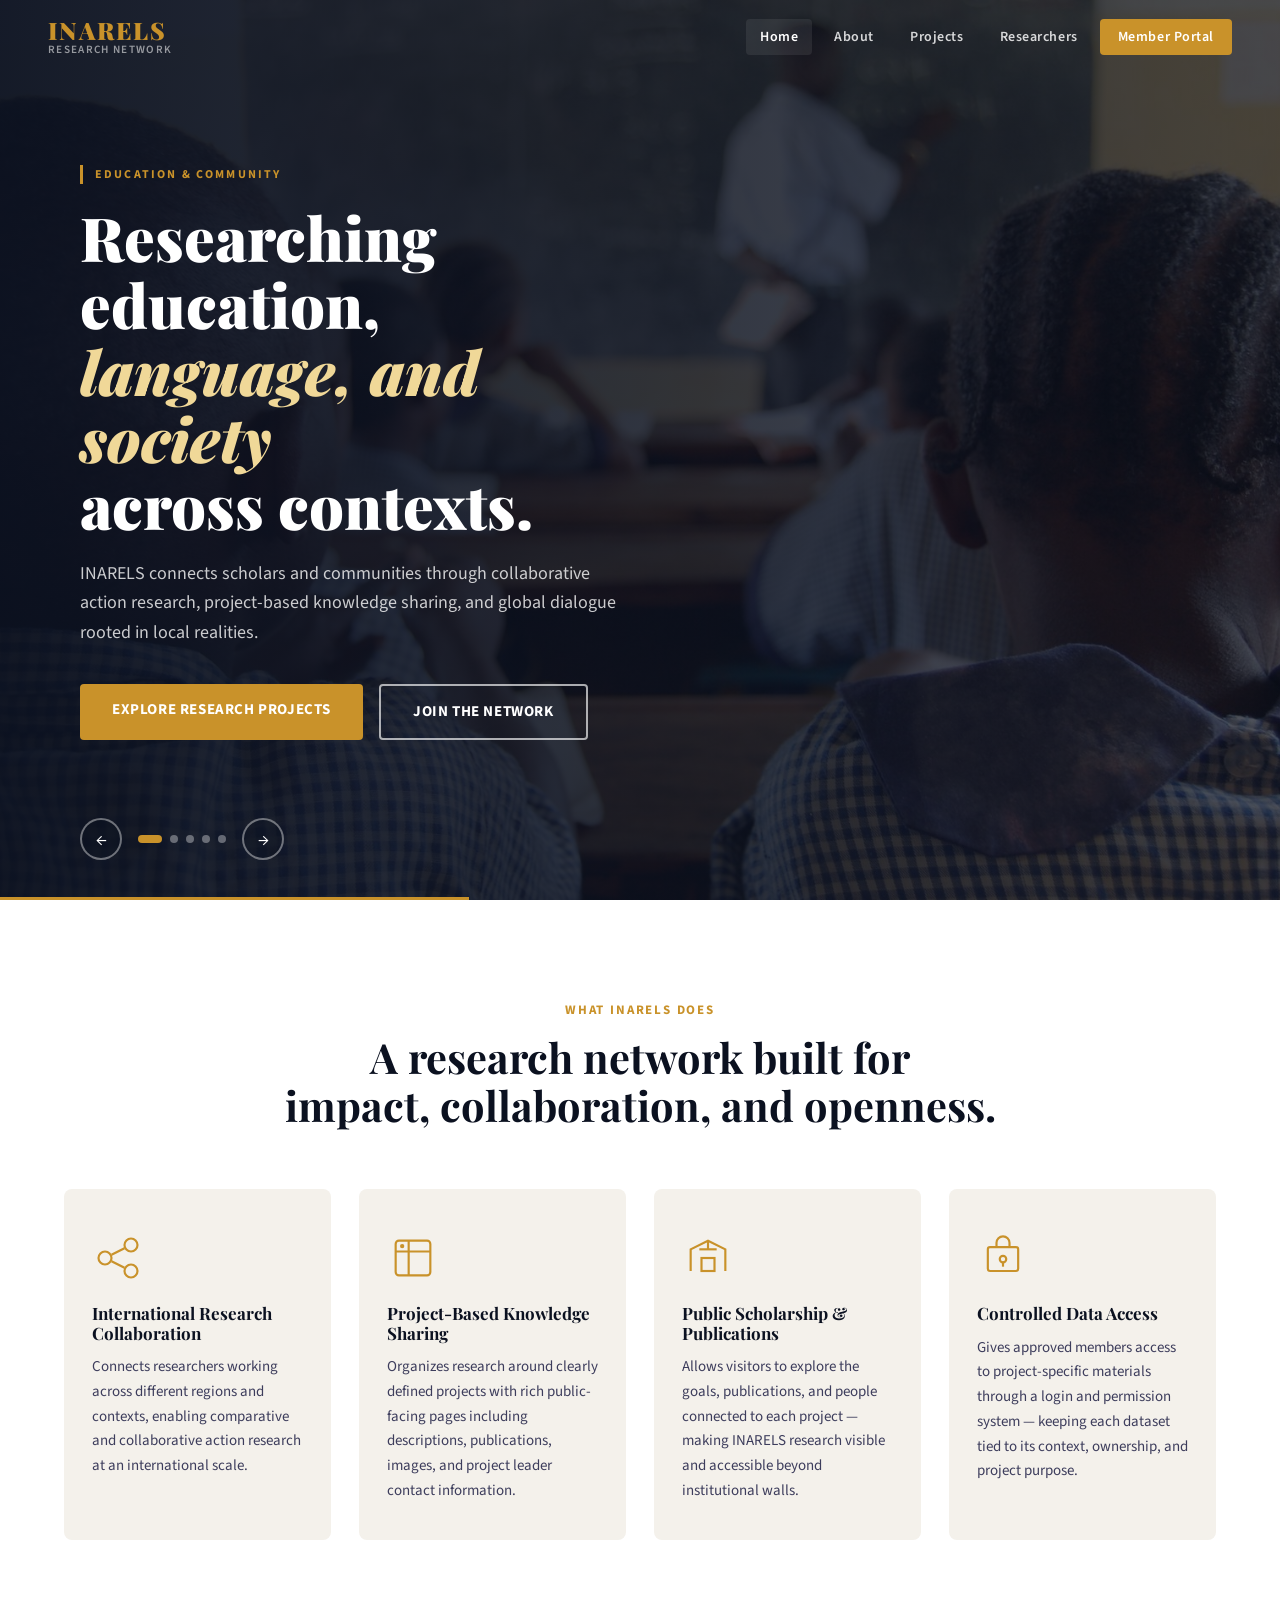
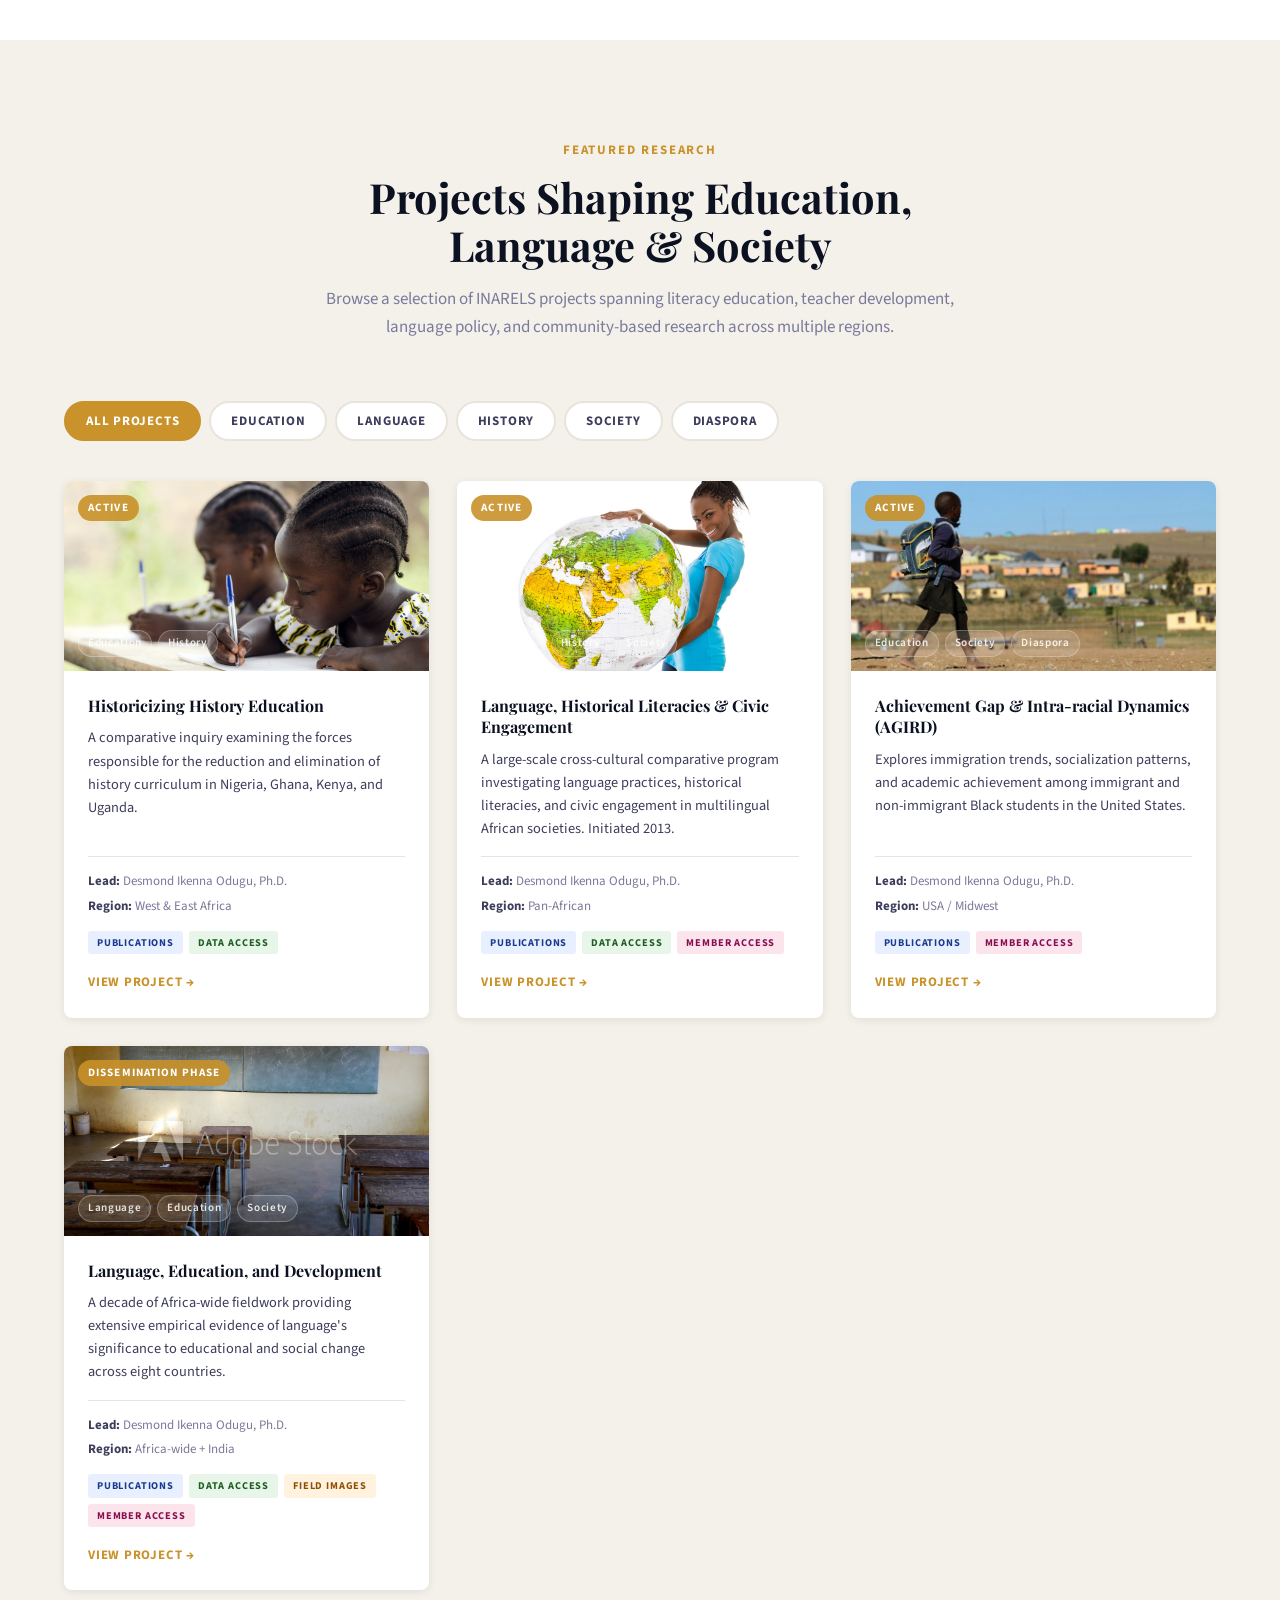
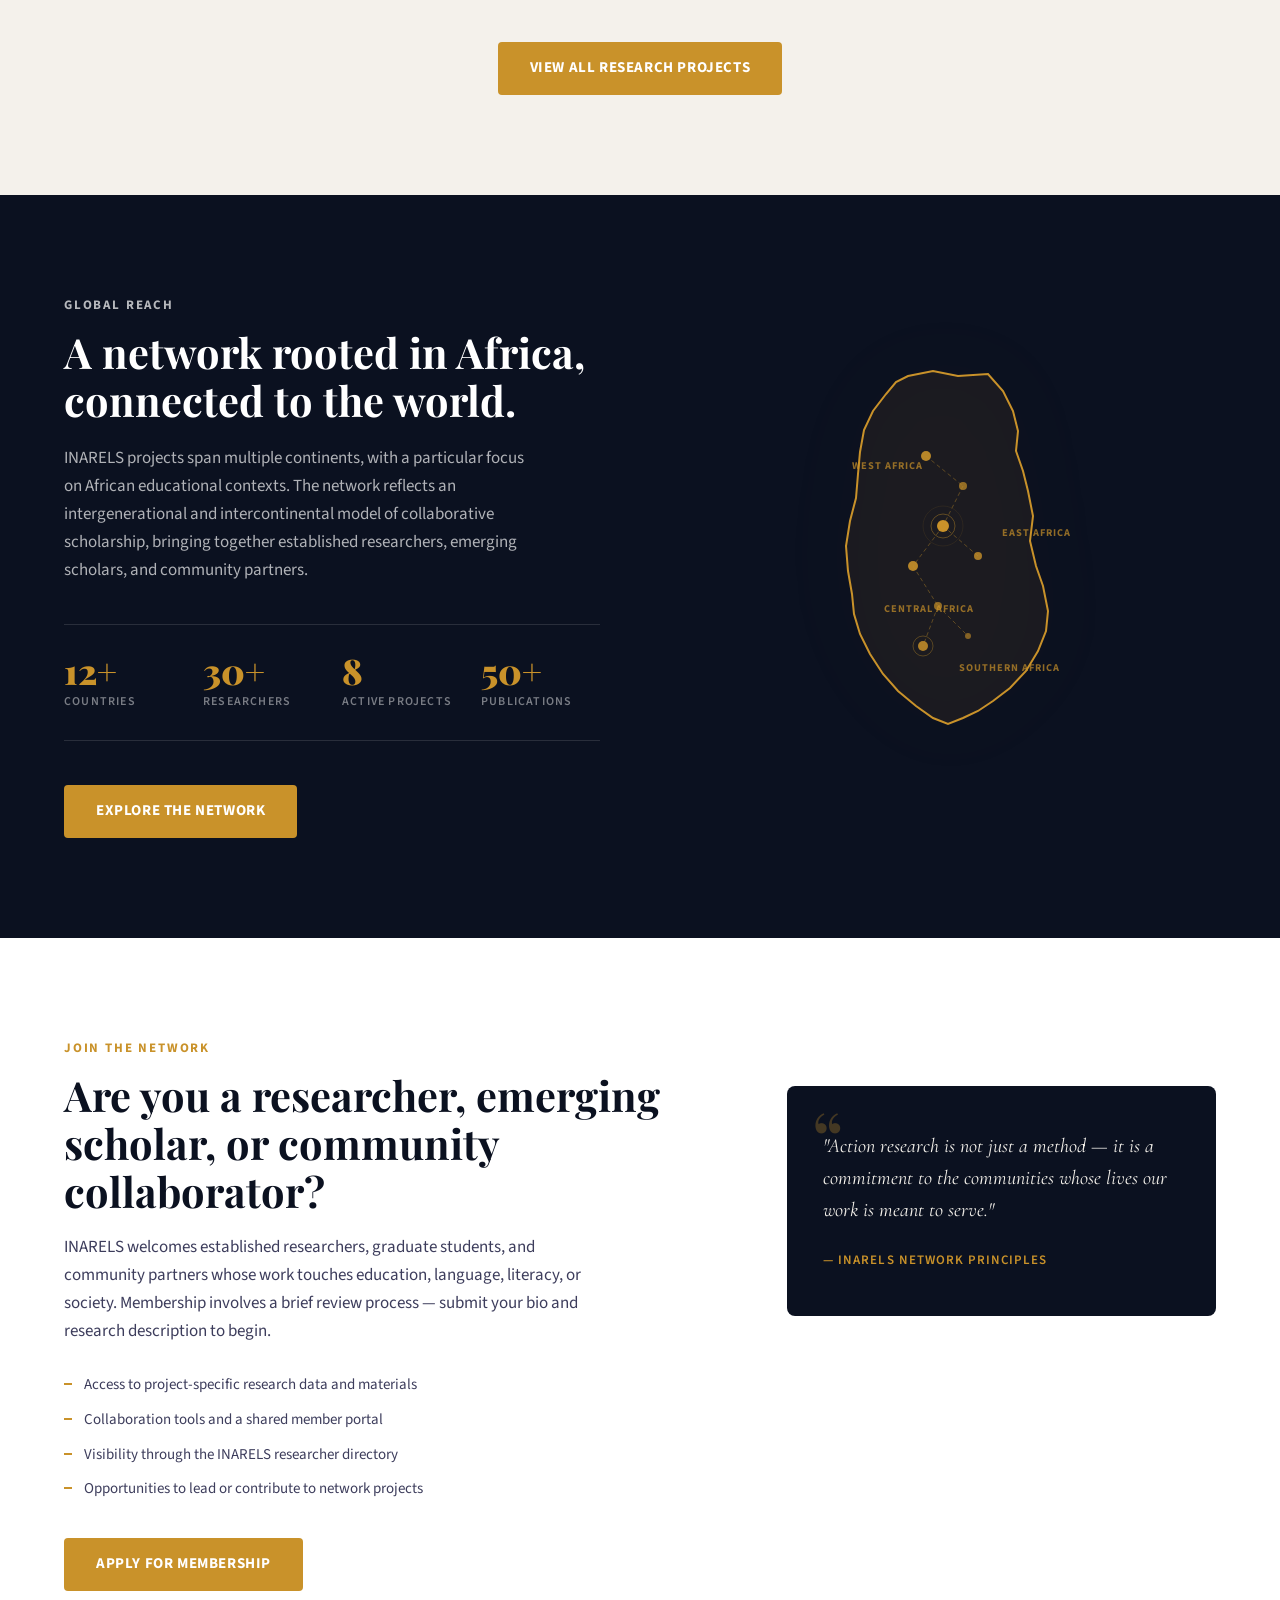
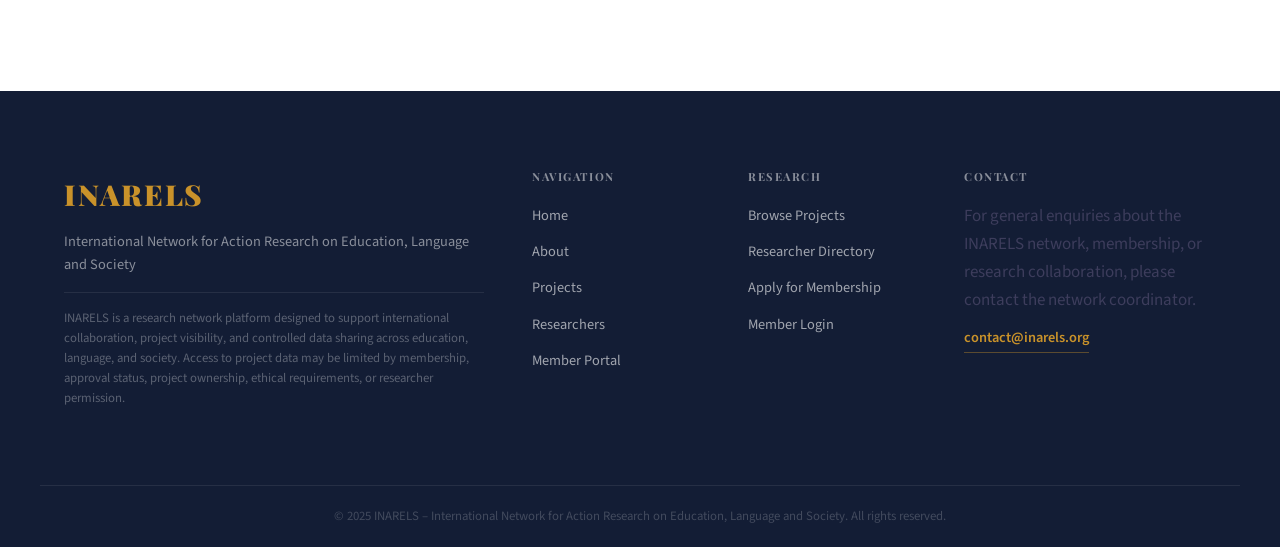
<file: index.html>
<!DOCTYPE html>
<html lang="en">
<head>
  <meta charset="UTF-8" />
  <meta name="viewport" content="width=device-width, initial-scale=1.0" />
  <meta name="description" content="INARELS – International Network for Action Research on Education, Language and Society. Connecting scholars and communities through collaborative research." />
  <title>INARELS – International Network for Action Research on Education, Language and Society</title>
  <link rel="preconnect" href="https://fonts.googleapis.com" />
  <link rel="preconnect" href="https://fonts.gstatic.com" crossorigin />
  <link href="https://fonts.googleapis.com/css2?family=Playfair+Display:ital,wght@0,400;0,700;0,900;1,400;1,700&family=Source+Sans+3:wght@300;400;600;700&family=Cormorant+Garamond:ital,wght@0,300;0,600;1,300;1,600&display=swap" rel="stylesheet" />
  <link rel="stylesheet" href="css/style.css" />
</head>
<body>

  <!-- ═══════════════════════════════════════════ NAVBAR ═══ -->
  <header class="site-header" id="site-header">
    <div class="header-inner">
      <a href="index.html" class="logo-block">
        <span class="logo-inarels">INARELS</span>
        <span class="logo-tagline">Research Network</span>
      </a>

      <button class="nav-toggle" id="nav-toggle" aria-label="Toggle menu">
        <span></span><span></span><span></span>
      </button>

      <nav class="main-nav" id="main-nav">
        <ul>
          <li><a href="index.html" class="active">Home</a></li>
          <li><a href="pages/about.html">About</a></li>
          <li><a href="pages/projects.html">Projects</a></li>
          <li><a href="pages/researchers.html">Researchers</a></li>
          <li><a href="pages/portal.html" class="nav-portal">Member Portal</a></li>
        </ul>
      </nav>
    </div>
  </header>

  <!-- ═══════════════════════════════════════════ HERO SLIDER ═══ -->
  <section class="hero-slider" id="hero-slider" aria-label="Featured research themes">

    <!-- Slide 1 – African students -->
    <div class="slide active" data-index="0">
      <div class="slide-bg slide-bg-1"></div>
      <div class="slide-overlay"></div>
      <div class="slide-content">
        <span class="slide-label">Education &amp; Community</span>
        <h1 class="slide-heading">Researching education,<br/><em>language, and society</em><br/>across contexts.</h1>
        <p class="slide-sub">INARELS connects scholars and communities through collaborative action research, project-based knowledge sharing, and global dialogue rooted in local realities.</p>
        <div class="slide-ctas">
          <a href="pages/projects.html" class="btn btn-gold">Explore Research Projects</a>
          <a href="pages/researchers.html" class="btn btn-outline">Join the Network</a>
        </div>
      </div>
    </div>

    <!-- Slide 2 – African city skyline -->
    <div class="slide" data-index="1">
      <div class="slide-bg slide-bg-2"></div>
      <div class="slide-overlay"></div>
      <div class="slide-content">
        <span class="slide-label">Urban Transformation</span>
        <h1 class="slide-heading">Where local knowledge<br/><em>meets global scholarship.</em></h1>
        <p class="slide-sub">From Nairobi to Lagos, Accra to Johannesburg — our network bridges urban transformation with rigorous, community-grounded research.</p>
        <div class="slide-ctas">
          <a href="pages/projects.html" class="btn btn-gold">View Research Projects</a>
          <a href="pages/about.html" class="btn btn-outline">About INARELS</a>
        </div>
      </div>
    </div>

    <!-- Slide 3 – African map motif -->
    <div class="slide" data-index="2">
      <div class="slide-bg slide-bg-3"></div>
      <div class="slide-overlay"></div>
      <div class="slide-content">
        <span class="slide-label">International Network</span>
        <h1 class="slide-heading">A continent of inquiry.<br/><em>A world of collaboration.</em></h1>
        <p class="slide-sub">INARELS spans research contexts across Africa and beyond, creating shared frameworks for action research that travels across borders and disciplines.</p>
        <div class="slide-ctas">
          <a href="pages/researchers.html" class="btn btn-gold">Meet the Researchers</a>
          <a href="pages/projects.html" class="btn btn-outline">Browse Projects</a>
        </div>
      </div>
    </div>

    <!-- Slide 4 – Artistic / transformation -->
    <div class="slide" data-index="3">
      <div class="slide-bg slide-bg-4"></div>
      <div class="slide-overlay"></div>
      <div class="slide-content">
        <span class="slide-label">New Narratives</span>
        <h1 class="slide-heading">Painting a new picture<br/><em>of the world.</em></h1>
        <p class="slide-sub">Action research is an act of imagination. INARELS supports scholars who dare to reimagine what knowledge, community, and possibility can look like.</p>
        <div class="slide-ctas">
          <a href="pages/about.html" class="btn btn-gold">Our Vision</a>
          <a href="pages/researchers.html" class="btn btn-outline">Apply for Membership</a>
        </div>
      </div>
    </div>

    <!-- Slide 5 – Research collaboration -->
    <div class="slide" data-index="4">
      <div class="slide-bg slide-bg-5"></div>
      <div class="slide-overlay"></div>
      <div class="slide-content">
        <span class="slide-label">Collaborative Scholarship</span>
        <h1 class="slide-heading">Research that belongs<br/><em>to the community.</em></h1>
        <p class="slide-sub">From fieldwork to publications, INARELS researchers share methods, data, and discoveries in a structured, permission-aware collaboration environment.</p>
        <div class="slide-ctas">
          <a href="pages/portal.html" class="btn btn-gold">Member Portal</a>
          <a href="pages/projects.html" class="btn btn-outline">Explore Projects</a>
        </div>
      </div>
    </div>

    <!-- Controls -->
    <div class="slider-controls">
      <button class="slider-arrow arrow-prev" id="arrow-prev" aria-label="Previous slide">&#8592;</button>
      <div class="slider-dots" id="slider-dots">
        <button class="dot active" aria-label="Slide 1"></button>
        <button class="dot" aria-label="Slide 2"></button>
        <button class="dot" aria-label="Slide 3"></button>
        <button class="dot" aria-label="Slide 4"></button>
        <button class="dot" aria-label="Slide 5"></button>
      </div>
      <button class="slider-arrow arrow-next" id="arrow-next" aria-label="Next slide">&#8594;</button>
    </div>

    <div class="slider-progress-bar" id="slider-progress"></div>
  </section>

  <!-- ═══════════════════════════════════════════ WHAT INARELS DOES ═══ -->
  <section class="what-section">
    <div class="container">
      <div class="section-intro">
        <span class="section-kicker">What INARELS Does</span>
        <h2>A research network built for<br/>impact, collaboration, and openness.</h2>
      </div>

      <div class="feature-cards">

        <div class="feature-card">
          <div class="feature-icon">
            <svg viewBox="0 0 48 48" fill="none" xmlns="http://www.w3.org/2000/svg" aria-hidden="true">
              <circle cx="12" cy="24" r="6" stroke="currentColor" stroke-width="2"/>
              <circle cx="36" cy="12" r="6" stroke="currentColor" stroke-width="2"/>
              <circle cx="36" cy="36" r="6" stroke="currentColor" stroke-width="2"/>
              <line x1="18" y1="21" x2="30" y2="15" stroke="currentColor" stroke-width="2"/>
              <line x1="18" y1="27" x2="30" y2="33" stroke="currentColor" stroke-width="2"/>
            </svg>
          </div>
          <h3>International Research Collaboration</h3>
          <p>Connects researchers working across different regions and contexts, enabling comparative and collaborative action research at an international scale.</p>
        </div>

        <div class="feature-card">
          <div class="feature-icon">
            <svg viewBox="0 0 48 48" fill="none" xmlns="http://www.w3.org/2000/svg" aria-hidden="true">
              <rect x="8" y="8" width="32" height="32" rx="3" stroke="currentColor" stroke-width="2"/>
              <line x1="8" y1="18" x2="40" y2="18" stroke="currentColor" stroke-width="2"/>
              <line x1="20" y1="8" x2="20" y2="40" stroke="currentColor" stroke-width="2"/>
              <circle cx="14" cy="13" r="2" fill="currentColor"/>
            </svg>
          </div>
          <h3>Project-Based Knowledge Sharing</h3>
          <p>Organizes research around clearly defined projects with rich public-facing pages including descriptions, publications, images, and project leader contact information.</p>
        </div>

        <div class="feature-card">
          <div class="feature-icon">
            <svg viewBox="0 0 48 48" fill="none" xmlns="http://www.w3.org/2000/svg" aria-hidden="true">
              <path d="M8 36 L8 16 L24 8 L40 16 L40 36" stroke="currentColor" stroke-width="2"/>
              <rect x="18" y="24" width="12" height="12" stroke="currentColor" stroke-width="2"/>
              <path d="M16 16 h16" stroke="currentColor" stroke-width="2"/>
              <path d="M24 8 v8" stroke="currentColor" stroke-width="2"/>
            </svg>
          </div>
          <h3>Public Scholarship &amp; Publications</h3>
          <p>Allows visitors to explore the goals, publications, and people connected to each project — making INARELS research visible and accessible beyond institutional walls.</p>
        </div>

        <div class="feature-card">
          <div class="feature-icon">
            <svg viewBox="0 0 48 48" fill="none" xmlns="http://www.w3.org/2000/svg" aria-hidden="true">
              <rect x="10" y="14" width="28" height="22" rx="2" stroke="currentColor" stroke-width="2"/>
              <path d="M18 14 v-4 a6 6 0 0 1 12 0 v4" stroke="currentColor" stroke-width="2"/>
              <circle cx="24" cy="25" r="3" stroke="currentColor" stroke-width="2"/>
              <path d="M24 28 v4" stroke="currentColor" stroke-width="2"/>
            </svg>
          </div>
          <h3>Controlled Data Access</h3>
          <p>Gives approved members access to project-specific materials through a login and permission system — keeping each dataset tied to its context, ownership, and project purpose.</p>
        </div>

      </div>
    </div>
  </section>

  <!-- ═══════════════════════════════════════════ FEATURED PROJECTS ═══ -->
  <section class="projects-section">
    <div class="container">
      <div class="section-intro">
        <span class="section-kicker">Featured Research</span>
        <h2>Projects Shaping Education,<br/>Language &amp; Society</h2>
        <p class="section-desc">Browse a selection of INARELS projects spanning literacy education, teacher development, language policy, and community-based research across multiple regions.</p>
      </div>

      <div class="project-tabs-row" id="project-tabs" role="tablist">
        <button class="ptab active" data-filter="all" role="tab" aria-selected="true">All Projects</button>
        <button class="ptab" data-filter="education" role="tab" aria-selected="false">Education</button>
        <button class="ptab" data-filter="language" role="tab" aria-selected="false">Language</button>
        <button class="ptab" data-filter="history" role="tab" aria-selected="false">History</button>
        <button class="ptab" data-filter="society" role="tab" aria-selected="false">Society</button>
        <button class="ptab" data-filter="diaspora" role="tab" aria-selected="false">Diaspora</button>
      </div>

      <div class="project-grid" id="project-grid">

        <article class="project-card" data-theme="education history">
          <div class="project-card-img project-img-1">
            <span class="project-status">Active</span>
            <div class="project-tags">
              <span class="tag">Education</span>
              <span class="tag">History</span>
            </div>
          </div>
          <div class="project-card-body">
            <h3>Historicizing History Education</h3>
            <p>A comparative inquiry examining the forces responsible for the reduction and elimination of history curriculum in Nigeria, Ghana, Kenya, and Uganda.</p>
            <div class="project-meta">
              <span class="meta-item"><strong>Lead:</strong> Desmond Ikenna Odugu, Ph.D.</span>
              <span class="meta-item"><strong>Region:</strong> West &amp; East Africa</span>
            </div>
            <div class="project-badges">
              <span class="badge badge-pub">Publications</span>
              <span class="badge badge-data">Data Access</span>
            </div>
            <a href="pages/project-historicizing-history-education.html" class="btn-project">View Project &rarr;</a>
          </div>
        </article>

        <article class="project-card" data-theme="language history society">
          <div class="project-card-img project-img-2">
            <span class="project-status">Active</span>
            <div class="project-tags">
              <span class="tag">Language</span>
              <span class="tag">History</span>
              <span class="tag">Society</span>
            </div>
          </div>
          <div class="project-card-body">
            <h3>Language, Historical Literacies &amp; Civic Engagement</h3>
            <p>A large-scale cross-cultural comparative program investigating language practices, historical literacies, and civic engagement in multilingual African societies. Initiated 2013.</p>
            <div class="project-meta">
              <span class="meta-item"><strong>Lead:</strong> Desmond Ikenna Odugu, Ph.D.</span>
              <span class="meta-item"><strong>Region:</strong> Pan-African</span>
            </div>
            <div class="project-badges">
              <span class="badge badge-pub">Publications</span>
              <span class="badge badge-data">Data Access</span>
              <span class="badge badge-mem">Member Access</span>
            </div>
            <a href="pages/project-language-historical-literacies.html" class="btn-project">View Project &rarr;</a>
          </div>
        </article>

        <article class="project-card" data-theme="education society diaspora">
          <div class="project-card-img project-img-3">
            <span class="project-status">Active</span>
            <div class="project-tags">
              <span class="tag">Education</span>
              <span class="tag">Society</span>
              <span class="tag">Diaspora</span>
            </div>
          </div>
          <div class="project-card-body">
            <h3>Achievement Gap &amp; Intra-racial Dynamics (AGIRD)</h3>
            <p>Explores immigration trends, socialization patterns, and academic achievement among immigrant and non-immigrant Black students in the United States.</p>
            <div class="project-meta">
              <span class="meta-item"><strong>Lead:</strong> Desmond Ikenna Odugu, Ph.D.</span>
              <span class="meta-item"><strong>Region:</strong> USA / Midwest</span>
            </div>
            <div class="project-badges">
              <span class="badge badge-pub">Publications</span>
              <span class="badge badge-mem">Member Access</span>
            </div>
            <a href="pages/project-agird.html" class="btn-project">View Project &rarr;</a>
          </div>
        </article>

        <article class="project-card" data-theme="language education society">
          <div class="project-card-img project-img-4">
            <span class="project-status">Dissemination Phase</span>
            <div class="project-tags">
              <span class="tag">Language</span>
              <span class="tag">Education</span>
              <span class="tag">Society</span>
            </div>
          </div>
          <div class="project-card-body">
            <h3>Language, Education, and Development</h3>
            <p>A decade of Africa-wide fieldwork providing extensive empirical evidence of language's significance to educational and social change across eight countries.</p>
            <div class="project-meta">
              <span class="meta-item"><strong>Lead:</strong> Desmond Ikenna Odugu, Ph.D.</span>
              <span class="meta-item"><strong>Region:</strong> Africa-wide + India</span>
            </div>
            <div class="project-badges">
              <span class="badge badge-pub">Publications</span>
              <span class="badge badge-data">Data Access</span>
              <span class="badge badge-img">Field Images</span>
              <span class="badge badge-mem">Member Access</span>
            </div>
            <a href="pages/project-language-education-development.html" class="btn-project">View Project &rarr;</a>
          </div>
        </article>

      </div>

      <div class="projects-cta">
        <a href="pages/projects.html" class="btn btn-gold">View All Research Projects</a>
      </div>
    </div>
  </section>

  <!-- ═══════════════════════════════════════════ NETWORK MAP TEASER ═══ -->
  <section class="map-teaser-section">
    <div class="container">
      <div class="map-teaser-inner">
        <div class="map-teaser-text">
          <span class="section-kicker kicker-light">Global Reach</span>
          <h2>A network rooted in Africa,<br/>connected to the world.</h2>
          <p>INARELS projects span multiple continents, with a particular focus on African educational contexts. The network reflects an intergenerational and intercontinental model of collaborative scholarship, bringing together established researchers, emerging scholars, and community partners.</p>
          <div class="map-stats">
            <div class="stat-item">
              <span class="stat-number">12+</span>
              <span class="stat-label">Countries</span>
            </div>
            <div class="stat-item">
              <span class="stat-number">30+</span>
              <span class="stat-label">Researchers</span>
            </div>
            <div class="stat-item">
              <span class="stat-number">8</span>
              <span class="stat-label">Active Projects</span>
            </div>
            <div class="stat-item">
              <span class="stat-number">50+</span>
              <span class="stat-label">Publications</span>
            </div>
          </div>
          <a href="pages/projects.html" class="btn btn-gold">Explore the Network</a>
        </div>
        <div class="map-teaser-visual">
          <!-- Decorative SVG Africa map outline -->
          <svg class="africa-map-svg" viewBox="0 0 340 420" fill="none" xmlns="http://www.w3.org/2000/svg" aria-label="Stylized map of Africa showing INARELS network presence">
            <path d="M130 20 L155 15 L180 20 L210 18 L225 35 L235 55 L240 75 L238 95 L245 115 L250 135 L255 160 L252 185 L258 210 L265 230 L270 255 L268 275 L260 295 L248 315 L232 332 L215 345 L200 355 L185 362 L170 368 L155 362 L138 350 L120 335 L105 318 L92 298 L82 278 L76 258 L74 238 L70 215 L68 190 L72 165 L78 142 L80 118 L82 96 L86 74 L95 55 L108 38 L118 26 Z" 
                  stroke="#C9922A" stroke-width="2" fill="rgba(201,146,42,0.08)"/>
            <!-- Network dots -->
            <circle cx="148" cy="100" r="5" fill="#C9922A" opacity="0.9"/>
            <circle cx="185" cy="130" r="4" fill="#C9922A" opacity="0.7"/>
            <circle cx="165" cy="170" r="6" fill="#C9922A" opacity="1"/>
            <circle cx="200" cy="200" r="4" fill="#C9922A" opacity="0.8"/>
            <circle cx="135" cy="210" r="5" fill="#C9922A" opacity="0.9"/>
            <circle cx="160" cy="250" r="4" fill="#C9922A" opacity="0.7"/>
            <circle cx="190" cy="280" r="3" fill="#C9922A" opacity="0.6"/>
            <circle cx="145" cy="290" r="5" fill="#C9922A" opacity="0.85"/>
            <!-- Connection lines -->
            <line x1="148" y1="100" x2="185" y2="130" stroke="#C9922A" stroke-width="1" opacity="0.4" stroke-dasharray="4,3"/>
            <line x1="185" y1="130" x2="165" y2="170" stroke="#C9922A" stroke-width="1" opacity="0.4" stroke-dasharray="4,3"/>
            <line x1="165" y1="170" x2="200" y2="200" stroke="#C9922A" stroke-width="1" opacity="0.4" stroke-dasharray="4,3"/>
            <line x1="165" y1="170" x2="135" y2="210" stroke="#C9922A" stroke-width="1" opacity="0.4" stroke-dasharray="4,3"/>
            <line x1="135" y1="210" x2="160" y2="250" stroke="#C9922A" stroke-width="1" opacity="0.4" stroke-dasharray="4,3"/>
            <line x1="160" y1="250" x2="145" y2="290" stroke="#C9922A" stroke-width="1" opacity="0.4" stroke-dasharray="4,3"/>
            <line x1="160" y1="250" x2="190" y2="280" stroke="#C9922A" stroke-width="1" opacity="0.4" stroke-dasharray="4,3"/>
            <!-- Pulse rings on main nodes -->
            <circle cx="165" cy="170" r="12" stroke="#C9922A" stroke-width="1" fill="none" opacity="0.4"/>
            <circle cx="165" cy="170" r="20" stroke="#C9922A" stroke-width="0.5" fill="none" opacity="0.2"/>
            <circle cx="145" cy="290" r="10" stroke="#C9922A" stroke-width="1" fill="none" opacity="0.35"/>
          </svg>
          <div class="map-region-labels">
            <span class="region-label" style="top:24%; left:32%">West Africa</span>
            <span class="region-label" style="top:40%; left:60%">East Africa</span>
            <span class="region-label" style="top:58%; left:38%">Central Africa</span>
            <span class="region-label" style="top:72%; left:52%">Southern Africa</span>
          </div>
        </div>
      </div>
    </div>
  </section>

  <!-- ═══════════════════════════════════════════ JOIN CTA ═══ -->
  <section class="join-section">
    <div class="container">
      <div class="join-inner">
        <div class="join-text">
          <span class="section-kicker kicker-gold">Join the Network</span>
          <h2>Are you a researcher, emerging scholar, or community collaborator?</h2>
          <p>INARELS welcomes established researchers, graduate students, and community partners whose work touches education, language, literacy, or society. Membership involves a brief review process — submit your bio and research description to begin.</p>
          <ul class="join-list">
            <li>Access to project-specific research data and materials</li>
            <li>Collaboration tools and a shared member portal</li>
            <li>Visibility through the INARELS researcher directory</li>
            <li>Opportunities to lead or contribute to network projects</li>
          </ul>
          <a href="pages/researchers.html" class="btn btn-gold">Apply for Membership</a>
        </div>
        <div class="join-quote-block">
          <blockquote>
            <p>"Action research is not just a method — it is a commitment to the communities whose lives our work is meant to serve."</p>
            <cite>— INARELS Network Principles</cite>
          </blockquote>
        </div>
      </div>
    </div>
  </section>

  <!-- ═══════════════════════════════════════════ FOOTER ═══ -->
  <footer class="site-footer">
    <div class="footer-inner">
      <div class="footer-col footer-brand">
        <span class="footer-logo">INARELS</span>
        <p>International Network for Action Research on Education, Language and Society</p>
        <p class="footer-disclaimer">INARELS is a research network platform designed to support international collaboration, project visibility, and controlled data sharing across education, language, and society. Access to project data may be limited by membership, approval status, project ownership, ethical requirements, or researcher permission.</p>
      </div>
      <div class="footer-col">
        <h4>Navigation</h4>
        <ul>
          <li><a href="index.html">Home</a></li>
          <li><a href="pages/about.html">About</a></li>
          <li><a href="pages/projects.html">Projects</a></li>
          <li><a href="pages/researchers.html">Researchers</a></li>
          <li><a href="pages/portal.html">Member Portal</a></li>
        </ul>
      </div>
      <div class="footer-col">
        <h4>Research</h4>
        <ul>
          <li><a href="pages/projects.html">Browse Projects</a></li>
          <li><a href="pages/researchers.html">Researcher Directory</a></li>
          <li><a href="pages/researchers.html#join">Apply for Membership</a></li>
          <li><a href="pages/portal.html">Member Login</a></li>
        </ul>
      </div>
      <div class="footer-col">
        <h4>Contact</h4>
        <p>For general enquiries about the INARELS network, membership, or research collaboration, please contact the network coordinator.</p>
        <a href="mailto:contact@inarels.org" class="footer-email">contact@inarels.org</a>
      </div>
    </div>
    <div class="footer-bottom">
      <p>&copy; 2025 INARELS – International Network for Action Research on Education, Language and Society. All rights reserved.</p>
    </div>
  </footer>

  <script src="js/main.js"></script>
</body>
</html>
</file>
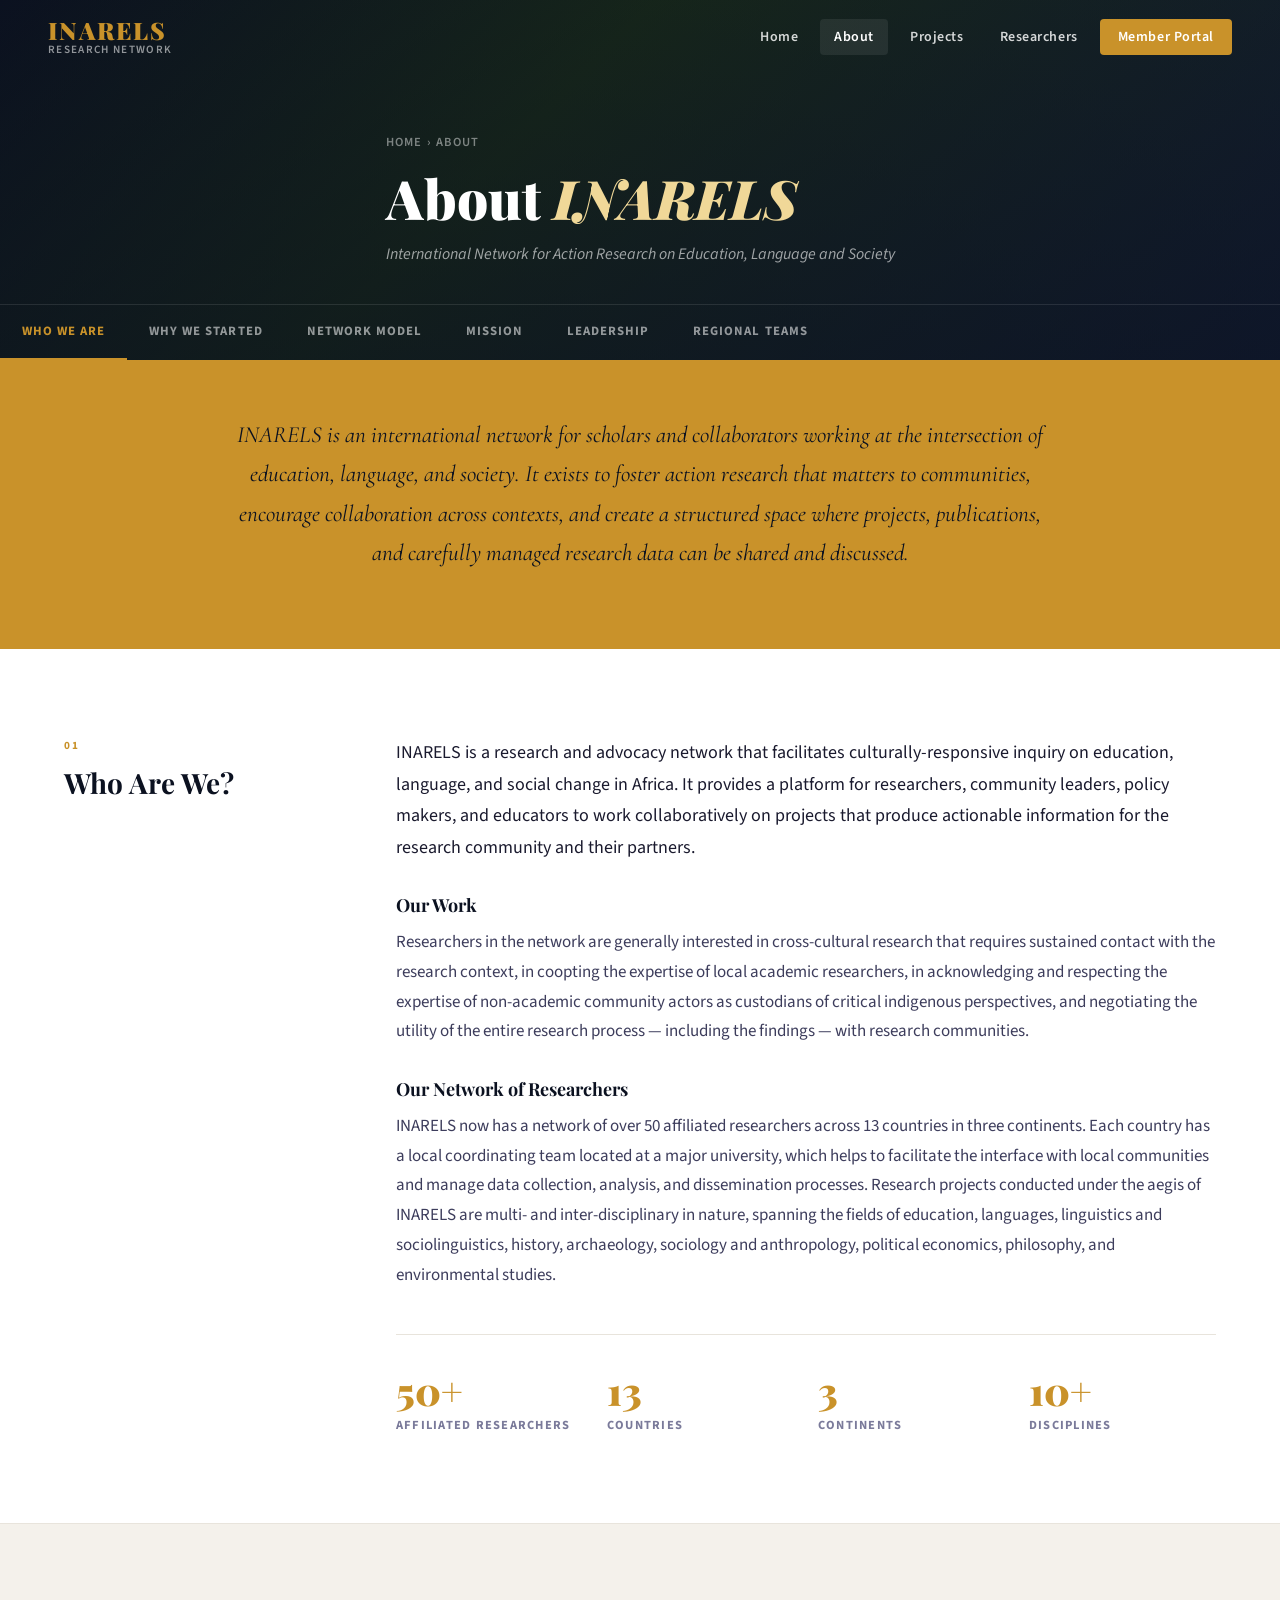
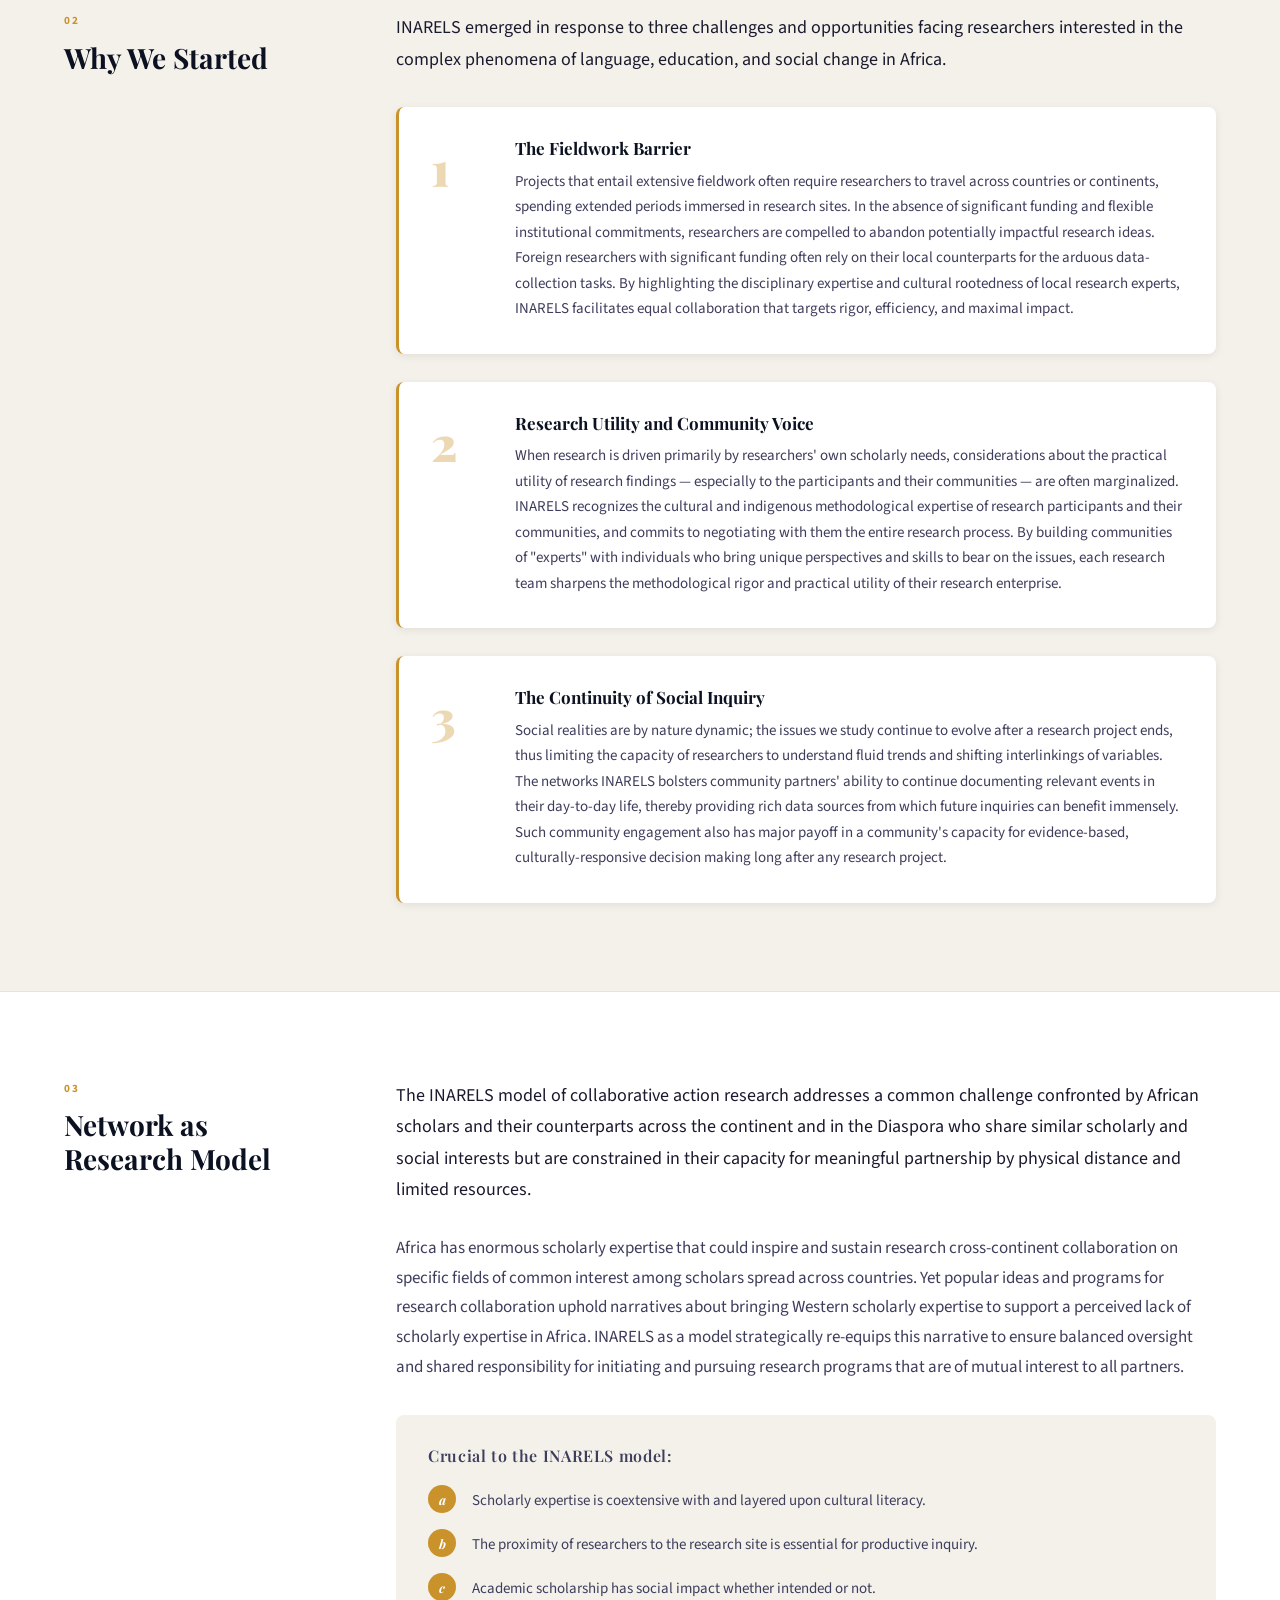
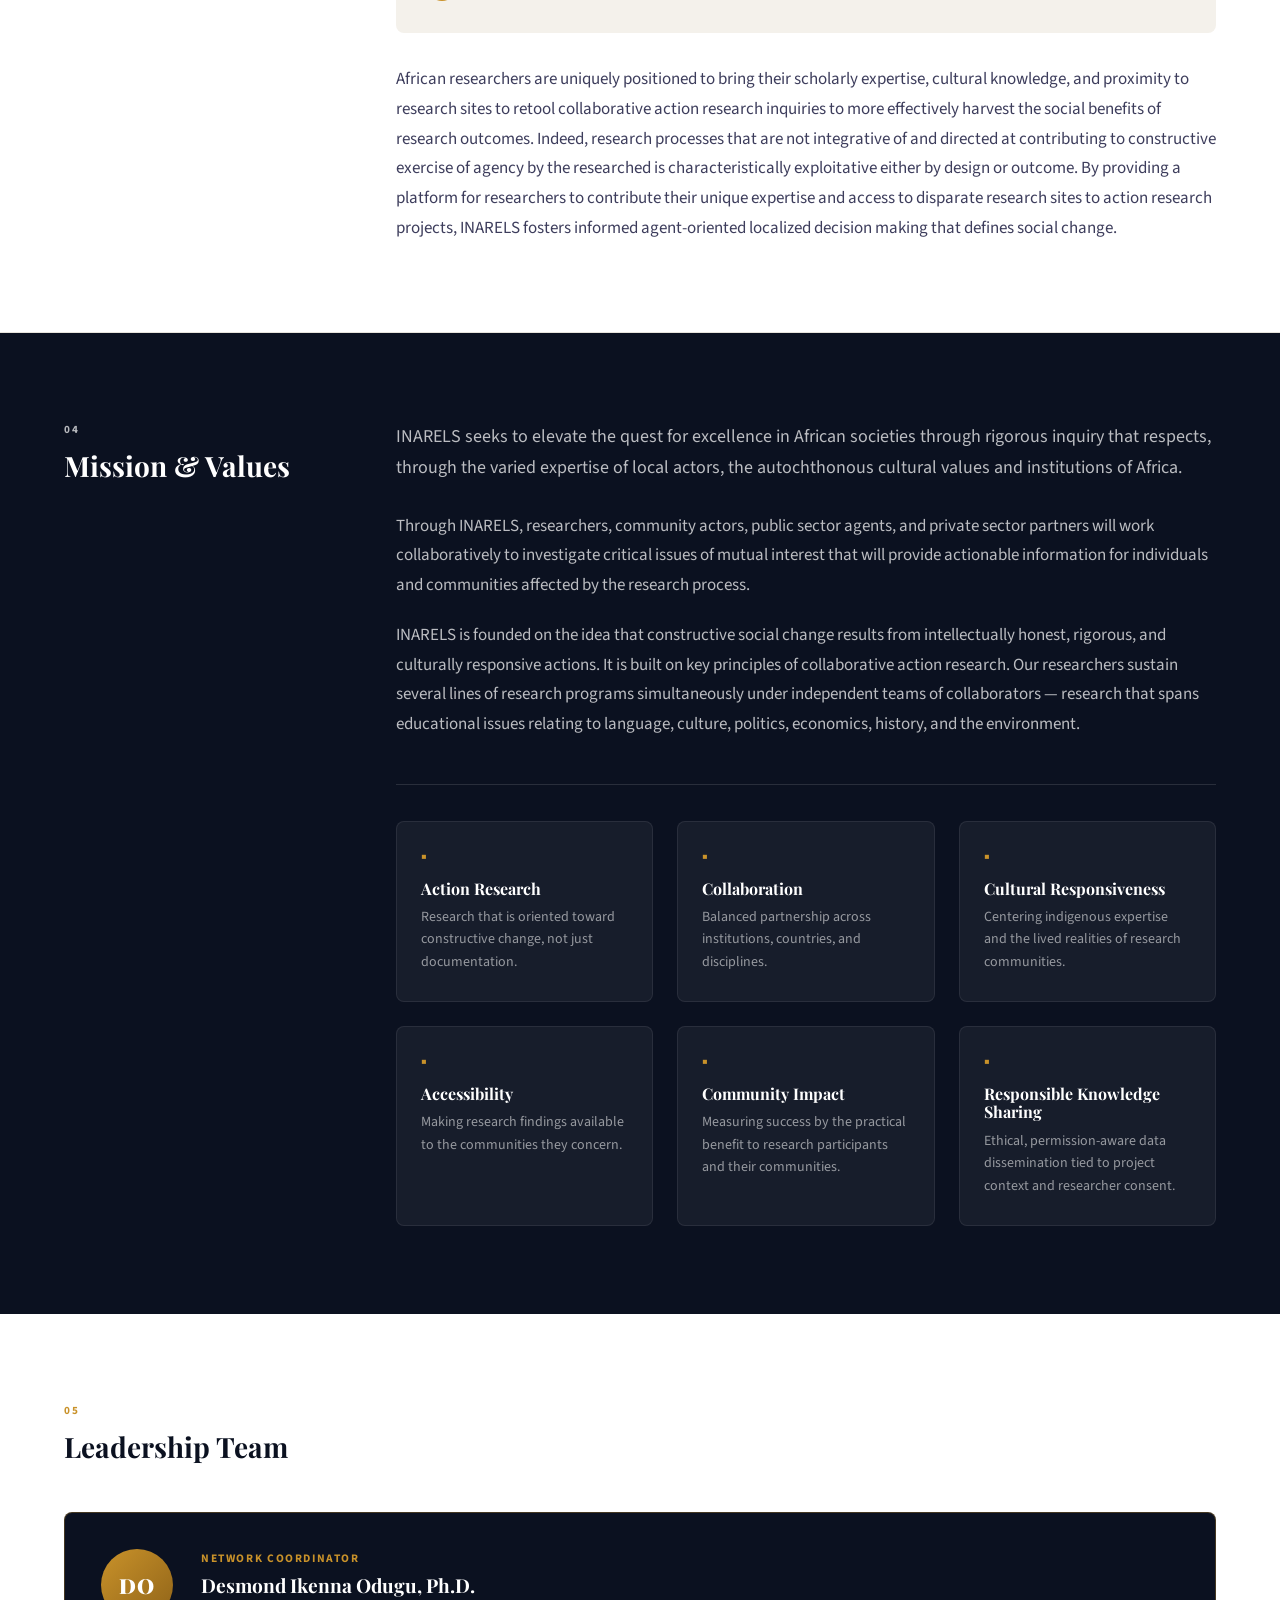
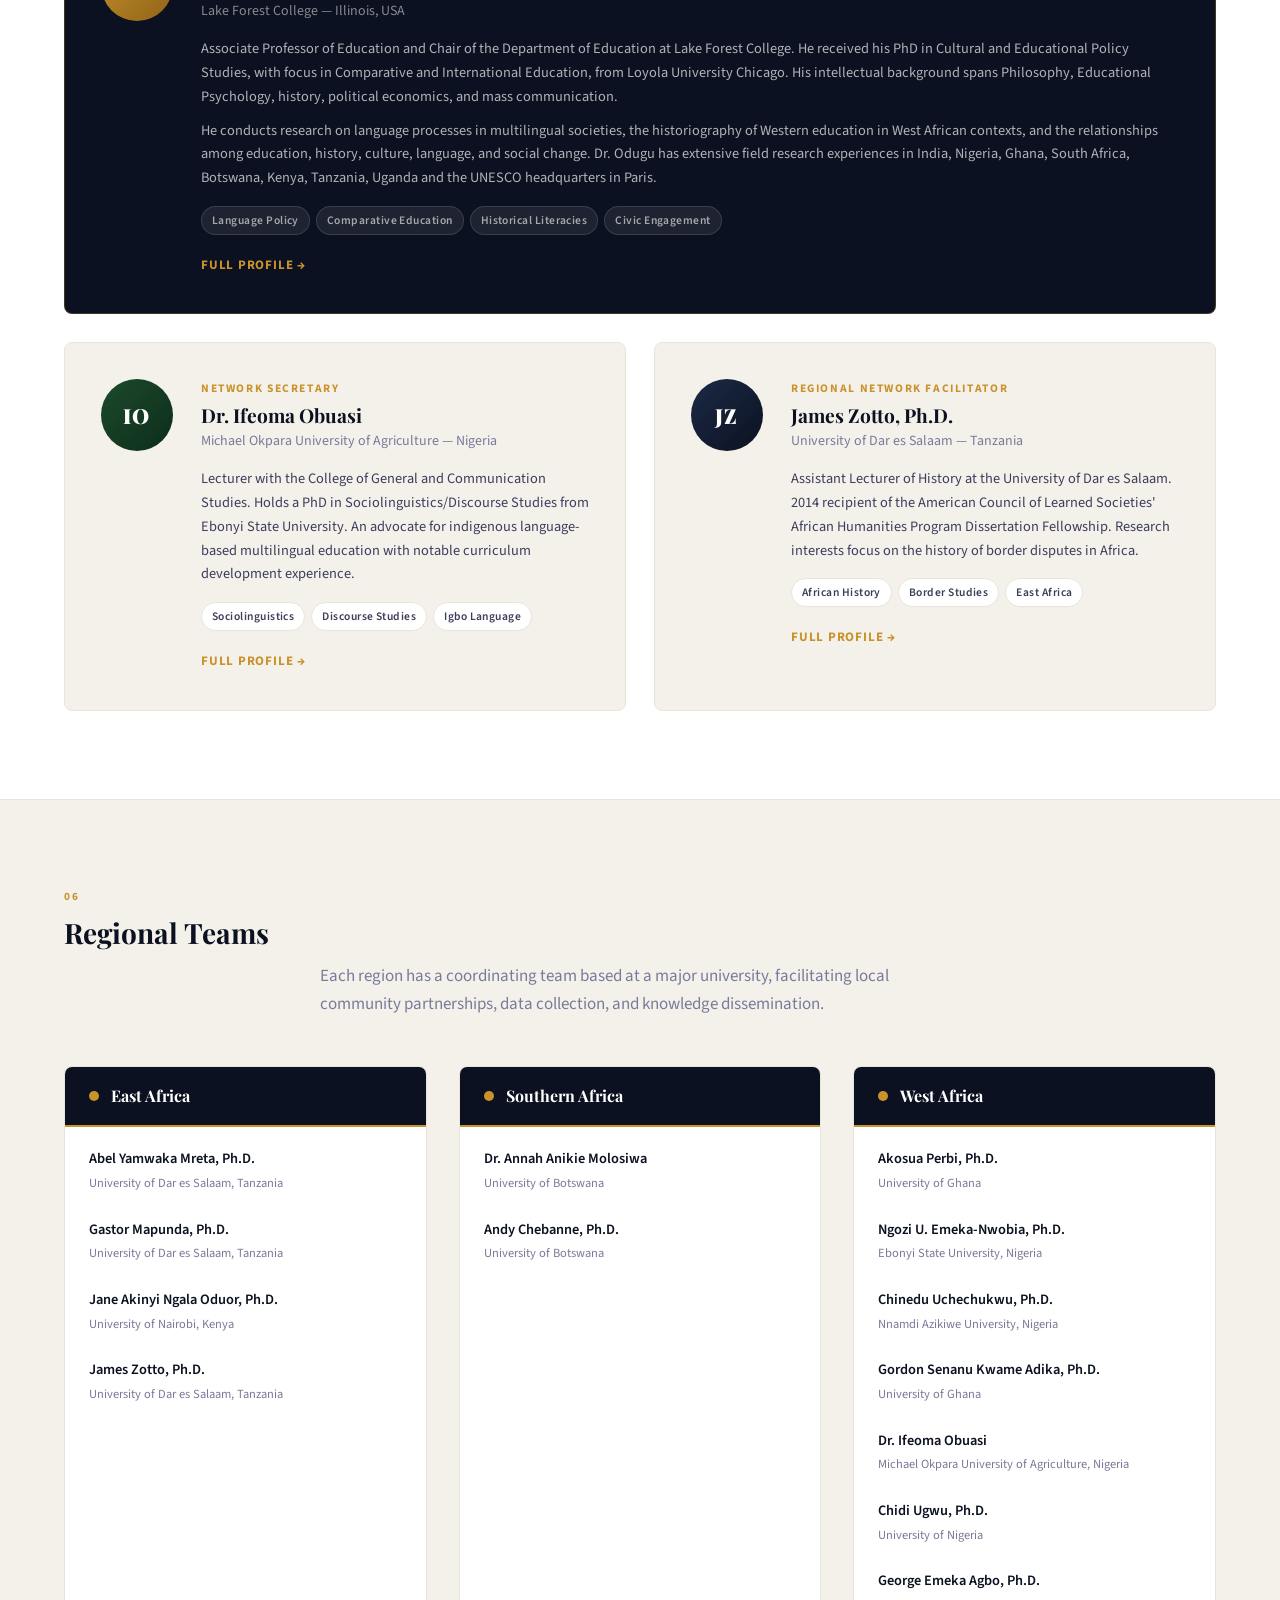
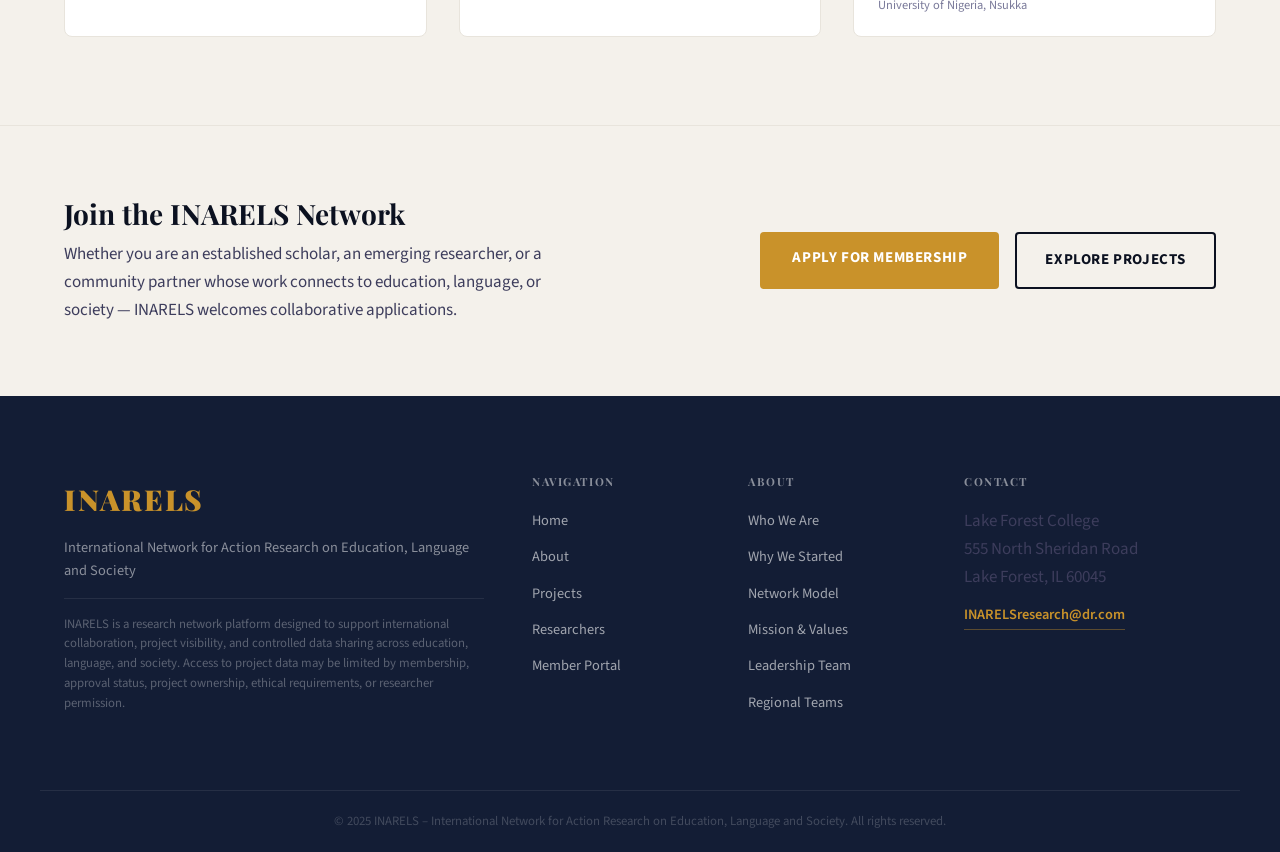
<file: about.html>
<!DOCTYPE html>
<html lang="en">
<head>
  <meta charset="UTF-8" />
  <meta name="viewport" content="width=device-width, initial-scale=1.0" />
  <meta name="description" content="About INARELS — International Network for Action Research on Education, Language and Society. Our mission, origin, and the collaborative model that drives our work." />
  <title>About INARELS – International Network for Action Research on Education, Language and Society</title>
  <link rel="preconnect" href="https://fonts.googleapis.com" />
  <link rel="preconnect" href="https://fonts.gstatic.com" crossorigin />
  <link href="https://fonts.googleapis.com/css2?family=Playfair+Display:ital,wght@0,400;0,700;0,900;1,400;1,700&family=Source+Sans+3:wght@300;400;600;700&family=Cormorant+Garamond:ital,wght@0,300;0,600;1,300;1,600&display=swap" rel="stylesheet" />
  <link rel="stylesheet" href="../css/style.css" />
  <link rel="stylesheet" href="../css/about.css" />
</head>
<body>

  <!-- ═══ NAVBAR ═══ -->
  <header class="site-header scrolled" id="site-header">
    <div class="header-inner">
      <a href="../index.html" class="logo-block">
        <span class="logo-inarels">INARELS</span>
        <span class="logo-tagline">Research Network</span>
      </a>
      <button class="nav-toggle" id="nav-toggle" aria-label="Toggle menu">
        <span></span><span></span><span></span>
      </button>
      <nav class="main-nav" id="main-nav">
        <ul>
          <li><a href="../index.html">Home</a></li>
          <li><a href="about.html" class="active">About</a></li>
          <li><a href="projects.html">Projects</a></li>
          <li><a href="researchers.html">Researchers</a></li>
          <li><a href="portal.html" class="nav-portal">Member Portal</a></li>
        </ul>
      </nav>
    </div>
  </header>

  <!-- ═══ PAGE HERO ═══ -->
  <section class="page-hero about-hero">
    <div class="page-hero-bg"></div>
    <div class="page-hero-overlay"></div>
    <div class="container">
      <div class="page-hero-content">
        <span class="breadcrumb">Home &rsaquo; About</span>
        <h1>About <em>INARELS</em></h1>
        <p class="page-hero-sub">International Network for Action Research on Education, Language and Society</p>
      </div>
    </div>
    <!-- Scroll anchor tabs -->
    <nav class="about-subnav" aria-label="About sections">
      <a href="#who-we-are">Who We Are</a>
      <a href="#why-we-started">Why We Started</a>
      <a href="#network-model">Network Model</a>
      <a href="#mission">Mission</a>
      <a href="#leadership">Leadership</a>
      <a href="#regional-teams">Regional Teams</a>
    </nav>
  </section>

  <!-- ═══ INTRO PULL QUOTE ═══ -->
  <section class="about-intro-band">
    <div class="container">
      <blockquote class="intro-quote">
        <p>INARELS is an international network for scholars and collaborators working at the intersection of education, language, and society. It exists to foster action research that matters to communities, encourage collaboration across contexts, and create a structured space where projects, publications, and carefully managed research data can be shared and discussed.</p>
      </blockquote>
    </div>
  </section>

  <!-- ═══ WHO WE ARE ═══ -->
  <section class="about-section" id="who-we-are">
    <div class="container">
      <div class="about-section-inner">

        <div class="about-section-label">
          <span class="section-kicker">01</span>
          <h2>Who Are We?</h2>
        </div>

        <div class="about-section-body">
          <p class="lead-para">INARELS is a research and advocacy network that facilitates culturally-responsive inquiry on education, language, and social change in Africa. It provides a platform for researchers, community leaders, policy makers, and educators to work collaboratively on projects that produce actionable information for the research community and their partners.</p>

          <h3>Our Work</h3>
          <p>Researchers in the network are generally interested in cross-cultural research that requires sustained contact with the research context, in coopting the expertise of local academic researchers, in acknowledging and respecting the expertise of non-academic community actors as custodians of critical indigenous perspectives, and negotiating the utility of the entire research process — including the findings — with research communities.</p>

          <h3>Our Network of Researchers</h3>
          <p>INARELS now has a network of over 50 affiliated researchers across 13 countries in three continents. Each country has a local coordinating team located at a major university, which helps to facilitate the interface with local communities and manage data collection, analysis, and dissemination processes. Research projects conducted under the aegis of INARELS are multi- and inter-disciplinary in nature, spanning the fields of education, languages, linguistics and sociolinguistics, history, archaeology, sociology and anthropology, political economics, philosophy, and environmental studies.</p>

          <div class="about-stats-row">
            <div class="about-stat">
              <span class="stat-number">50+</span>
              <span class="stat-label">Affiliated Researchers</span>
            </div>
            <div class="about-stat">
              <span class="stat-number">13</span>
              <span class="stat-label">Countries</span>
            </div>
            <div class="about-stat">
              <span class="stat-number">3</span>
              <span class="stat-label">Continents</span>
            </div>
            <div class="about-stat">
              <span class="stat-number">10+</span>
              <span class="stat-label">Disciplines</span>
            </div>
          </div>
        </div>

      </div>
    </div>
  </section>

  <div class="section-divider"></div>

  <!-- ═══ WHY WE STARTED ═══ -->
  <section class="about-section about-section-alt" id="why-we-started">
    <div class="container">
      <div class="about-section-inner">

        <div class="about-section-label">
          <span class="section-kicker">02</span>
          <h2>Why We Started</h2>
        </div>

        <div class="about-section-body">
          <p class="lead-para">INARELS emerged in response to three challenges and opportunities facing researchers interested in the complex phenomena of language, education, and social change in Africa.</p>

          <div class="challenge-cards">

            <div class="challenge-card">
              <span class="challenge-num">1</span>
              <div class="challenge-body">
                <h3>The Fieldwork Barrier</h3>
                <p>Projects that entail extensive fieldwork often require researchers to travel across countries or continents, spending extended periods immersed in research sites. In the absence of significant funding and flexible institutional commitments, researchers are compelled to abandon potentially impactful research ideas. Foreign researchers with significant funding often rely on their local counterparts for the arduous data-collection tasks. By highlighting the disciplinary expertise and cultural rootedness of local research experts, INARELS facilitates equal collaboration that targets rigor, efficiency, and maximal impact.</p>
              </div>
            </div>

            <div class="challenge-card">
              <span class="challenge-num">2</span>
              <div class="challenge-body">
                <h3>Research Utility and Community Voice</h3>
                <p>When research is driven primarily by researchers' own scholarly needs, considerations about the practical utility of research findings — especially to the participants and their communities — are often marginalized. INARELS recognizes the cultural and indigenous methodological expertise of research participants and their communities, and commits to negotiating with them the entire research process. By building communities of "experts" with individuals who bring unique perspectives and skills to bear on the issues, each research team sharpens the methodological rigor and practical utility of their research enterprise.</p>
              </div>
            </div>

            <div class="challenge-card">
              <span class="challenge-num">3</span>
              <div class="challenge-body">
                <h3>The Continuity of Social Inquiry</h3>
                <p>Social realities are by nature dynamic; the issues we study continue to evolve after a research project ends, thus limiting the capacity of researchers to understand fluid trends and shifting interlinkings of variables. The networks INARELS bolsters community partners' ability to continue documenting relevant events in their day-to-day life, thereby providing rich data sources from which future inquiries can benefit immensely. Such community engagement also has major payoff in a community's capacity for evidence-based, culturally-responsive decision making long after any research project.</p>
              </div>
            </div>

          </div>
        </div>

      </div>
    </div>
  </section>

  <div class="section-divider"></div>

  <!-- ═══ NETWORK AS RESEARCH MODEL ═══ -->
  <section class="about-section" id="network-model">
    <div class="container">
      <div class="about-section-inner">

        <div class="about-section-label">
          <span class="section-kicker">03</span>
          <h2>Network as Research Model</h2>
        </div>

        <div class="about-section-body">
          <p class="lead-para">The INARELS model of collaborative action research addresses a common challenge confronted by African scholars and their counterparts across the continent and in the Diaspora who share similar scholarly and social interests but are constrained in their capacity for meaningful partnership by physical distance and limited resources.</p>

          <p>Africa has enormous scholarly expertise that could inspire and sustain research cross-continent collaboration on specific fields of common interest among scholars spread across countries. Yet popular ideas and programs for research collaboration uphold narratives about bringing Western scholarly expertise to support a perceived lack of scholarly expertise in Africa. INARELS as a model strategically re-equips this narrative to ensure balanced oversight and shared responsibility for initiating and pursuing research programs that are of mutual interest to all partners.</p>

          <div class="model-principles">
            <h3>Crucial to the INARELS model:</h3>
            <ul class="principles-list">
              <li>
                <span class="principle-marker">a</span>
                <span>Scholarly expertise is coextensive with and layered upon cultural literacy.</span>
              </li>
              <li>
                <span class="principle-marker">b</span>
                <span>The proximity of researchers to the research site is essential for productive inquiry.</span>
              </li>
              <li>
                <span class="principle-marker">c</span>
                <span>Academic scholarship has social impact whether intended or not.</span>
              </li>
            </ul>
          </div>

          <p>African researchers are uniquely positioned to bring their scholarly expertise, cultural knowledge, and proximity to research sites to retool collaborative action research inquiries to more effectively harvest the social benefits of research outcomes. Indeed, research processes that are not integrative of and directed at contributing to constructive exercise of agency by the researched is characteristically exploitative either by design or outcome. By providing a platform for researchers to contribute their unique expertise and access to disparate research sites to action research projects, INARELS fosters informed agent-oriented localized decision making that defines social change.</p>
        </div>

      </div>
    </div>
  </section>

  <div class="section-divider"></div>

  <!-- ═══ MISSION & VALUES ═══ -->
  <section class="about-section about-section-navy" id="mission">
    <div class="container">
      <div class="about-section-inner">

        <div class="about-section-label">
          <span class="section-kicker kicker-light">04</span>
          <h2 class="text-white">Mission &amp; Values</h2>
        </div>

        <div class="about-section-body">
          <p class="lead-para text-light">INARELS seeks to elevate the quest for excellence in African societies through rigorous inquiry that respects, through the varied expertise of local actors, the autochthonous cultural values and institutions of Africa.</p>

          <p class="text-light">Through INARELS, researchers, community actors, public sector agents, and private sector partners will work collaboratively to investigate critical issues of mutual interest that will provide actionable information for individuals and communities affected by the research process.</p>

          <p class="text-light">INARELS is founded on the idea that constructive social change results from intellectually honest, rigorous, and culturally responsive actions. It is built on key principles of collaborative action research. Our researchers sustain several lines of research programs simultaneously under independent teams of collaborators — research that spans educational issues relating to language, culture, politics, economics, history, and the environment.</p>

          <div class="values-grid">
            <div class="value-item">
              <span class="value-icon">&#9632;</span>
              <h4>Action Research</h4>
              <p>Research that is oriented toward constructive change, not just documentation.</p>
            </div>
            <div class="value-item">
              <span class="value-icon">&#9632;</span>
              <h4>Collaboration</h4>
              <p>Balanced partnership across institutions, countries, and disciplines.</p>
            </div>
            <div class="value-item">
              <span class="value-icon">&#9632;</span>
              <h4>Cultural Responsiveness</h4>
              <p>Centering indigenous expertise and the lived realities of research communities.</p>
            </div>
            <div class="value-item">
              <span class="value-icon">&#9632;</span>
              <h4>Accessibility</h4>
              <p>Making research findings available to the communities they concern.</p>
            </div>
            <div class="value-item">
              <span class="value-icon">&#9632;</span>
              <h4>Community Impact</h4>
              <p>Measuring success by the practical benefit to research participants and their communities.</p>
            </div>
            <div class="value-item">
              <span class="value-icon">&#9632;</span>
              <h4>Responsible Knowledge Sharing</h4>
              <p>Ethical, permission-aware data dissemination tied to project context and researcher consent.</p>
            </div>
          </div>
        </div>

      </div>
    </div>
  </section>

  <!-- ═══ LEADERSHIP TEAM ═══ -->
  <section class="about-section" id="leadership">
    <div class="container">

      <div class="about-section-label" style="margin-bottom: 48px;">
        <span class="section-kicker">05</span>
        <h2>Leadership Team</h2>
      </div>

      <div class="leadership-cards">

        <article class="leader-card leader-card-primary">
          <div class="leader-avatar leader-avatar-1">
            <span class="avatar-initials">DO</span>
          </div>
          <div class="leader-body">
            <span class="leader-role">Network Coordinator</span>
            <h3>Desmond Ikenna Odugu, Ph.D.</h3>
            <p class="leader-institution">Lake Forest College &mdash; Illinois, USA</p>
            <p class="leader-bio">Associate Professor of Education and Chair of the Department of Education at Lake Forest College. He received his PhD in Cultural and Educational Policy Studies, with focus in Comparative and International Education, from Loyola University Chicago. His intellectual background spans Philosophy, Educational Psychology, history, political economics, and mass communication.</p>
            <p class="leader-bio">He conducts research on language processes in multilingual societies, the historiography of Western education in West African contexts, and the relationships among education, history, culture, language, and social change. Dr. Odugu has extensive field research experiences in India, Nigeria, Ghana, South Africa, Botswana, Kenya, Tanzania, Uganda and the UNESCO headquarters in Paris.</p>
            <div class="leader-tags">
              <span>Language Policy</span>
              <span>Comparative Education</span>
              <span>Historical Literacies</span>
              <span>Civic Engagement</span>
            </div>
            <a href="researchers.html#desmond-odugu" class="btn-text-link">Full Profile &rarr;</a>
          </div>
        </article>

        <div class="leader-cards-row">

          <article class="leader-card">
            <div class="leader-avatar leader-avatar-2">
              <span class="avatar-initials">IO</span>
            </div>
            <div class="leader-body">
              <span class="leader-role">Network Secretary</span>
              <h3>Dr. Ifeoma Obuasi</h3>
              <p class="leader-institution">Michael Okpara University of Agriculture &mdash; Nigeria</p>
              <p class="leader-bio">Lecturer with the College of General and Communication Studies. Holds a PhD in Sociolinguistics/Discourse Studies from Ebonyi State University. An advocate for indigenous language-based multilingual education with notable curriculum development experience.</p>
              <div class="leader-tags">
                <span>Sociolinguistics</span>
                <span>Discourse Studies</span>
                <span>Igbo Language</span>
              </div>
              <a href="researchers.html#ifeoma-obuasi" class="btn-text-link">Full Profile &rarr;</a>
            </div>
          </article>

          <article class="leader-card">
            <div class="leader-avatar leader-avatar-3">
              <span class="avatar-initials">JZ</span>
            </div>
            <div class="leader-body">
              <span class="leader-role">Regional Network Facilitator</span>
              <h3>James Zotto, Ph.D.</h3>
              <p class="leader-institution">University of Dar es Salaam &mdash; Tanzania</p>
              <p class="leader-bio">Assistant Lecturer of History at the University of Dar es Salaam. 2014 recipient of the American Council of Learned Societies' African Humanities Program Dissertation Fellowship. Research interests focus on the history of border disputes in Africa.</p>
              <div class="leader-tags">
                <span>African History</span>
                <span>Border Studies</span>
                <span>East Africa</span>
              </div>
              <a href="researchers.html#james-zotto" class="btn-text-link">Full Profile &rarr;</a>
            </div>
          </article>

        </div>

      </div>
    </div>
  </section>

  <div class="section-divider"></div>

  <!-- ═══ REGIONAL TEAMS ═══ -->
  <section class="about-section about-section-alt" id="regional-teams">
    <div class="container">

      <div class="about-section-label" style="margin-bottom: 48px;">
        <span class="section-kicker">06</span>
        <h2>Regional Teams</h2>
        <p class="section-desc" style="margin-top:12px;">Each region has a coordinating team based at a major university, facilitating local community partnerships, data collection, and knowledge dissemination.</p>
      </div>

      <div class="regions-grid">

        <!-- East Africa -->
        <div class="region-block">
          <div class="region-header">
            <span class="region-dot"></span>
            <h3>East Africa</h3>
          </div>
          <ul class="region-members">
            <li>
              <a href="researchers.html#abel-mreta" class="region-member-link">
                <span class="member-name">Abel Yamwaka Mreta, Ph.D.</span>
                <span class="member-inst">University of Dar es Salaam, Tanzania</span>
              </a>
            </li>
            <li>
              <a href="researchers.html#gastor-mapunda" class="region-member-link">
                <span class="member-name">Gastor Mapunda, Ph.D.</span>
                <span class="member-inst">University of Dar es Salaam, Tanzania</span>
              </a>
            </li>
            <li>
              <a href="researchers.html#jane-oduor" class="region-member-link">
                <span class="member-name">Jane Akinyi Ngala Oduor, Ph.D.</span>
                <span class="member-inst">University of Nairobi, Kenya</span>
              </a>
            </li>
            <li>
              <a href="researchers.html#james-zotto" class="region-member-link">
                <span class="member-name">James Zotto, Ph.D.</span>
                <span class="member-inst">University of Dar es Salaam, Tanzania</span>
              </a>
            </li>
          </ul>
        </div>

        <!-- Southern Africa -->
        <div class="region-block">
          <div class="region-header">
            <span class="region-dot"></span>
            <h3>Southern Africa</h3>
          </div>
          <ul class="region-members">
            <li>
              <a href="researchers.html#annah-molosiwa" class="region-member-link">
                <span class="member-name">Dr. Annah Anikie Molosiwa</span>
                <span class="member-inst">University of Botswana</span>
              </a>
            </li>
            <li>
              <a href="researchers.html#andy-chebanne" class="region-member-link">
                <span class="member-name">Andy Chebanne, Ph.D.</span>
                <span class="member-inst">University of Botswana</span>
              </a>
            </li>
          </ul>
        </div>

        <!-- West Africa -->
        <div class="region-block">
          <div class="region-header">
            <span class="region-dot"></span>
            <h3>West Africa</h3>
          </div>
          <ul class="region-members">
            <li>
              <a href="researchers.html#akosua-perbi" class="region-member-link">
                <span class="member-name">Akosua Perbi, Ph.D.</span>
                <span class="member-inst">University of Ghana</span>
              </a>
            </li>
            <li>
              <a href="researchers.html#ngozi-nwobi" class="region-member-link">
                <span class="member-name">Ngozi U. Emeka-Nwobia, Ph.D.</span>
                <span class="member-inst">Ebonyi State University, Nigeria</span>
              </a>
            </li>
            <li>
              <a href="researchers.html#chinedu-uchechukwu" class="region-member-link">
                <span class="member-name">Chinedu Uchechukwu, Ph.D.</span>
                <span class="member-inst">Nnamdi Azikiwe University, Nigeria</span>
              </a>
            </li>
            <li>
              <a href="researchers.html#gordon-adika" class="region-member-link">
                <span class="member-name">Gordon Senanu Kwame Adika, Ph.D.</span>
                <span class="member-inst">University of Ghana</span>
              </a>
            </li>
            <li>
              <a href="researchers.html#ifeoma-obuasi" class="region-member-link">
                <span class="member-name">Dr. Ifeoma Obuasi</span>
                <span class="member-inst">Michael Okpara University of Agriculture, Nigeria</span>
              </a>
            </li>
            <li>
              <a href="researchers.html#chidi-ugwu" class="region-member-link">
                <span class="member-name">Chidi Ugwu, Ph.D.</span>
                <span class="member-inst">University of Nigeria</span>
              </a>
            </li>
            <li>
              <a href="researchers.html#george-agbo" class="region-member-link">
                <span class="member-name">George Emeka Agbo, Ph.D.</span>
                <span class="member-inst">University of Nigeria, Nsukka</span>
              </a>
            </li>
          </ul>
        </div>

      </div>
    </div>
  </section>

  <!-- ═══ JOIN CTA BAND ═══ -->
  <section class="about-cta-band">
    <div class="container">
      <div class="about-cta-inner">
        <div>
          <h2>Join the INARELS Network</h2>
          <p>Whether you are an established scholar, an emerging researcher, or a community partner whose work connects to education, language, or society — INARELS welcomes collaborative applications.</p>
        </div>
        <div class="about-cta-buttons">
          <a href="researchers.html#join" class="btn btn-gold">Apply for Membership</a>
          <a href="projects.html" class="btn btn-outline-dark">Explore Projects</a>
        </div>
      </div>
    </div>
  </section>

  <!-- ═══ FOOTER ═══ -->
  <footer class="site-footer">
    <div class="footer-inner">
      <div class="footer-col footer-brand">
        <span class="footer-logo">INARELS</span>
        <p>International Network for Action Research on Education, Language and Society</p>
        <p class="footer-disclaimer">INARELS is a research network platform designed to support international collaboration, project visibility, and controlled data sharing across education, language, and society. Access to project data may be limited by membership, approval status, project ownership, ethical requirements, or researcher permission.</p>
      </div>
      <div class="footer-col">
        <h4>Navigation</h4>
        <ul>
          <li><a href="../index.html">Home</a></li>
          <li><a href="about.html">About</a></li>
          <li><a href="projects.html">Projects</a></li>
          <li><a href="researchers.html">Researchers</a></li>
          <li><a href="portal.html">Member Portal</a></li>
        </ul>
      </div>
      <div class="footer-col">
        <h4>About</h4>
        <ul>
          <li><a href="about.html#who-we-are">Who We Are</a></li>
          <li><a href="about.html#why-we-started">Why We Started</a></li>
          <li><a href="about.html#network-model">Network Model</a></li>
          <li><a href="about.html#mission">Mission &amp; Values</a></li>
          <li><a href="about.html#leadership">Leadership Team</a></li>
          <li><a href="about.html#regional-teams">Regional Teams</a></li>
        </ul>
      </div>
      <div class="footer-col">
        <h4>Contact</h4>
        <p>Lake Forest College<br/>555 North Sheridan Road<br/>Lake Forest, IL 60045</p>
        <a href="mailto:INARELSresearch@dr.com" class="footer-email">INARELSresearch@dr.com</a>
      </div>
    </div>
    <div class="footer-bottom">
      <p>&copy; 2025 INARELS – International Network for Action Research on Education, Language and Society. All rights reserved.</p>
    </div>
  </footer>

  <script src="../js/main.js"></script>
  <script src="../js/about.js"></script>
</body>
</html>
</file>
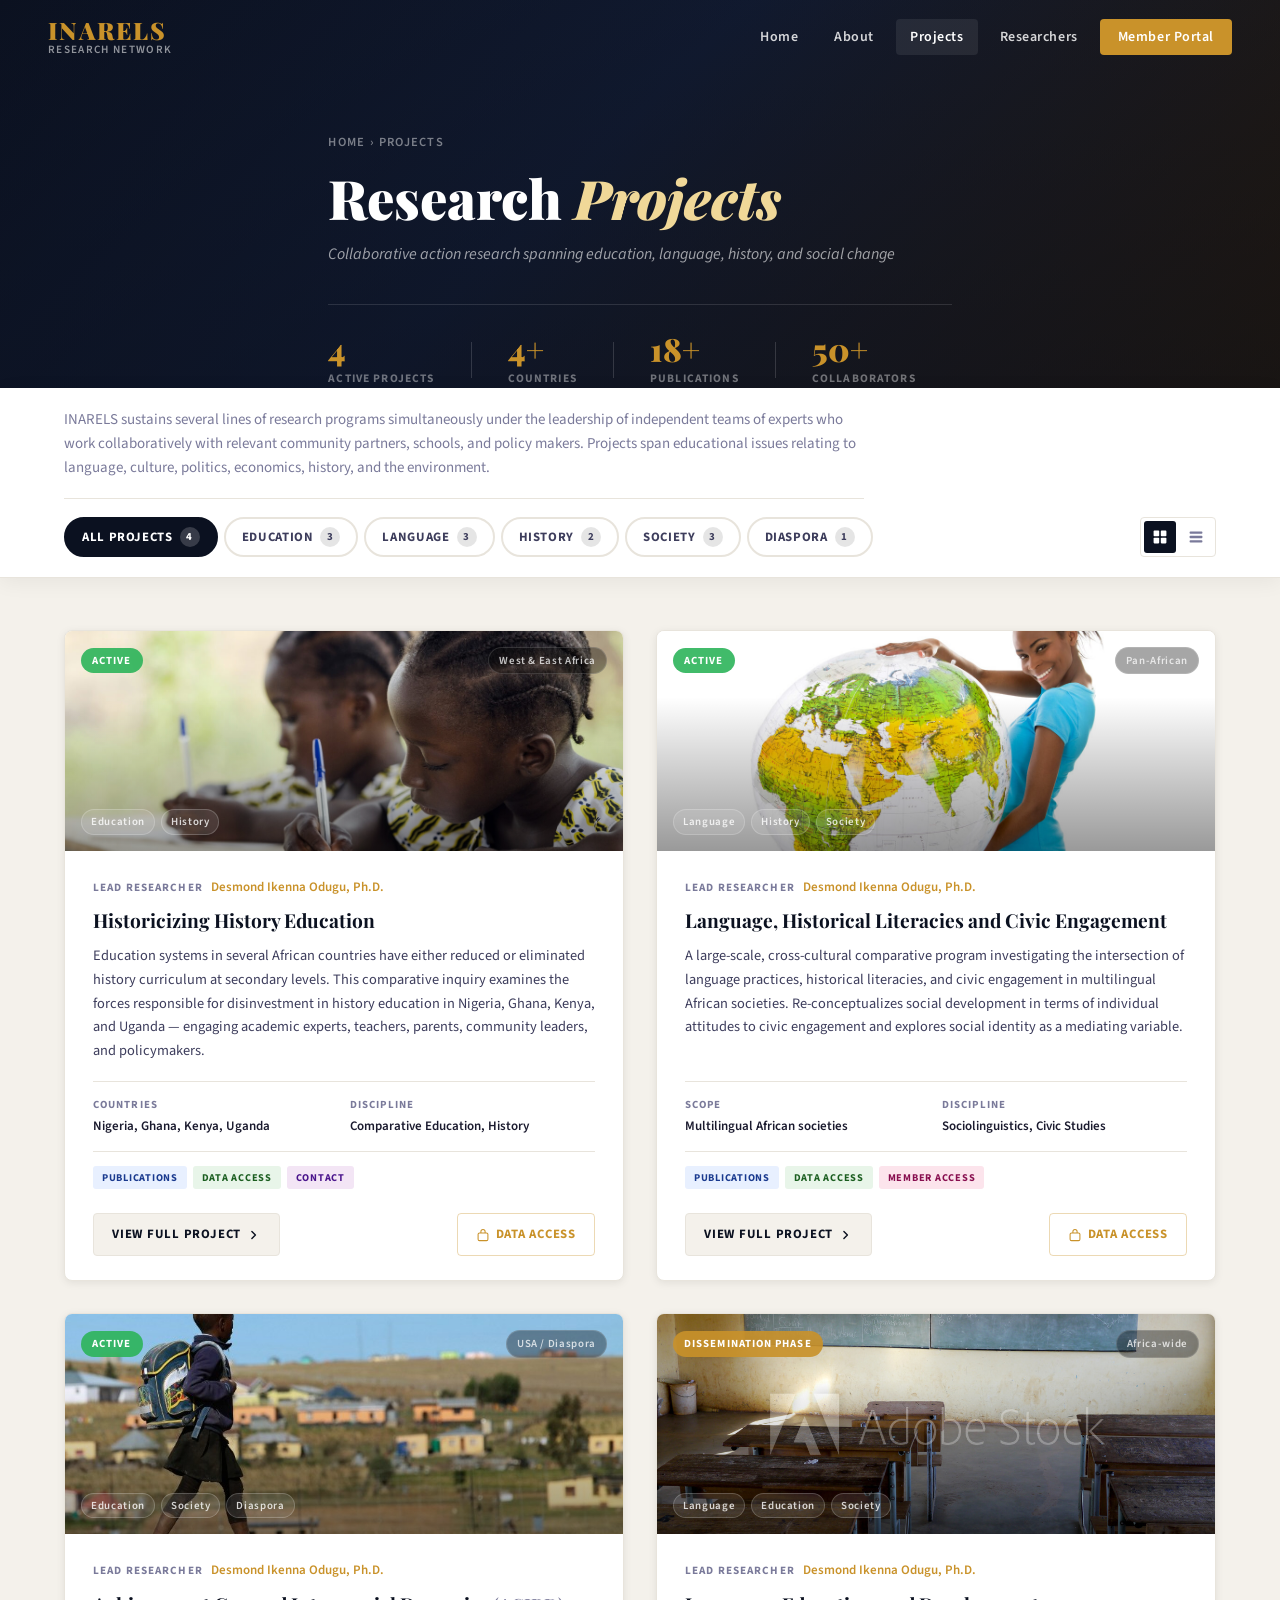
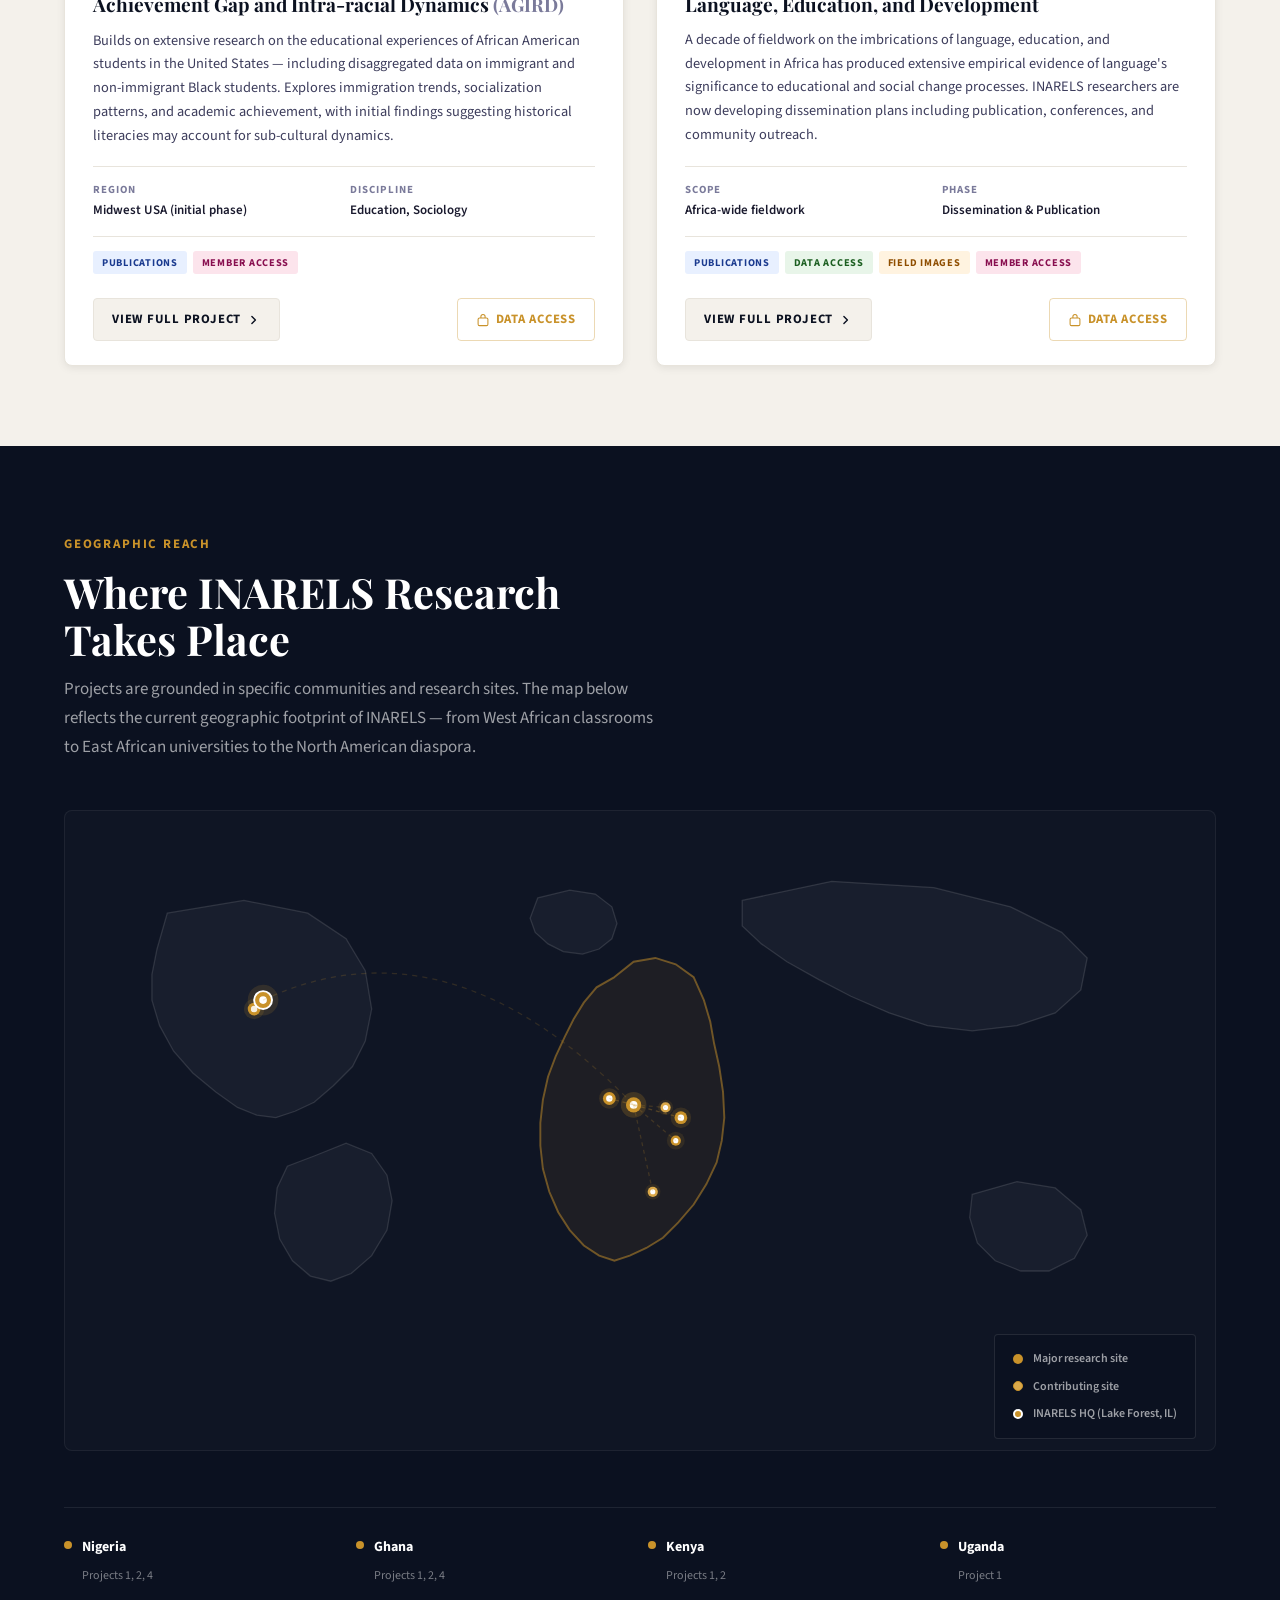
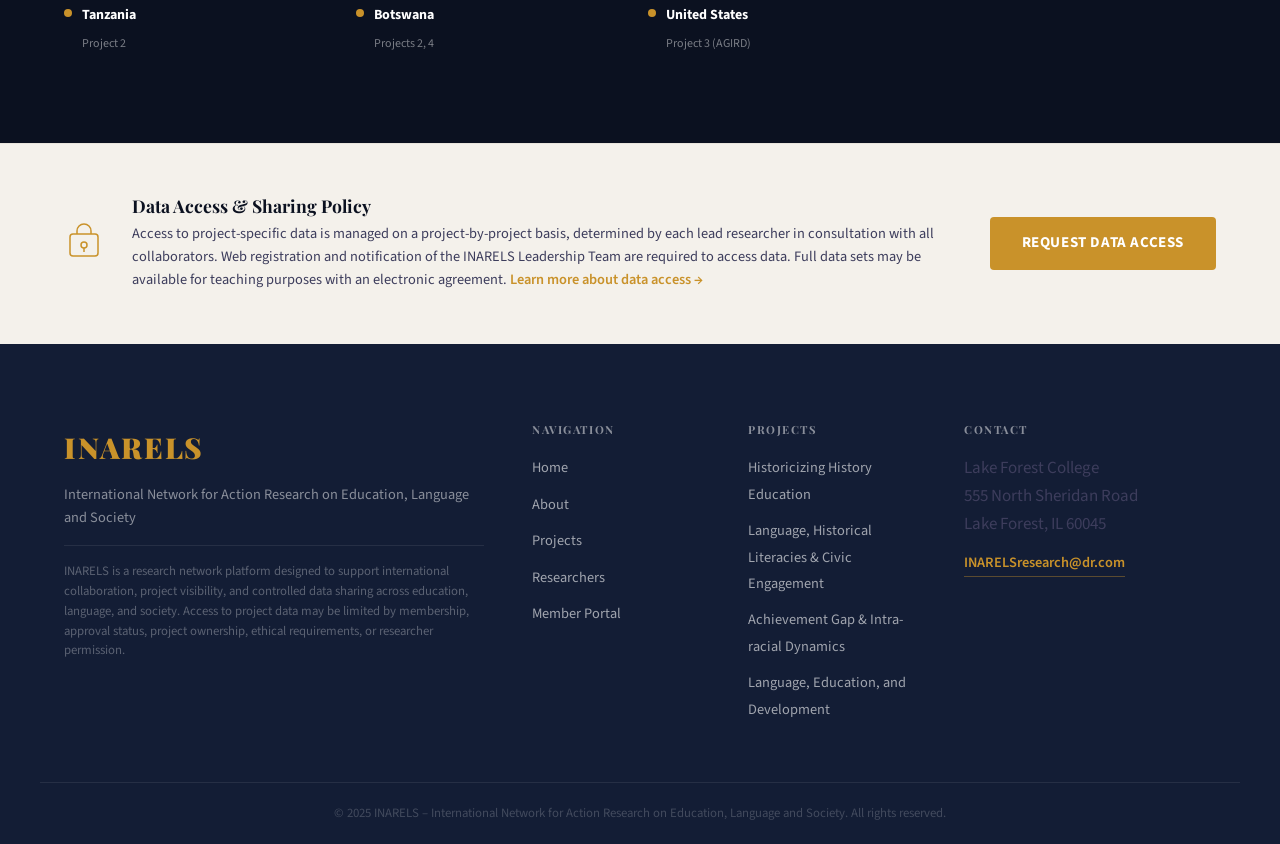
<file: projects.html>
<!DOCTYPE html>
<html lang="en">
<head>
  <meta charset="UTF-8" />
  <meta name="viewport" content="width=device-width, initial-scale=1.0" />
  <meta name="description" content="INARELS Research Projects — Browse active and ongoing research projects spanning history education, language policy, civic engagement, and social development across Africa and the diaspora." />
  <title>Research Projects – INARELS</title>
  <link rel="preconnect" href="https://fonts.googleapis.com" />
  <link rel="preconnect" href="https://fonts.gstatic.com" crossorigin />
  <link href="https://fonts.googleapis.com/css2?family=Playfair+Display:ital,wght@0,400;0,700;0,900;1,400;1,700&family=Source+Sans+3:wght@300;400;600;700&family=Cormorant+Garamond:ital,wght@0,300;0,600;1,300;1,600&display=swap" rel="stylesheet" />
  <link rel="stylesheet" href="../css/style.css" />
  <link rel="stylesheet" href="../css/about.css" />
  <link rel="stylesheet" href="../css/projects.css" />
</head>
<body>

  <!-- ═══ NAVBAR ═══ -->
  <header class="site-header scrolled" id="site-header">
    <div class="header-inner">
      <a href="../index.html" class="logo-block">
        <span class="logo-inarels">INARELS</span>
        <span class="logo-tagline">Research Network</span>
      </a>
      <button class="nav-toggle" id="nav-toggle" aria-label="Toggle menu">
        <span></span><span></span><span></span>
      </button>
      <nav class="main-nav" id="main-nav">
        <ul>
          <li><a href="../index.html">Home</a></li>
          <li><a href="about.html">About</a></li>
          <li><a href="projects.html" class="active">Projects</a></li>
          <li><a href="researchers.html">Researchers</a></li>
          <li><a href="portal.html" class="nav-portal">Member Portal</a></li>
        </ul>
      </nav>
    </div>
  </header>

  <!-- ═══ PAGE HERO ═══ -->
  <section class="page-hero projects-hero">
    <div class="page-hero-bg"></div>
    <div class="page-hero-overlay"></div>
    <div class="container">
      <div class="page-hero-content">
        <span class="breadcrumb">Home &rsaquo; Projects</span>
        <h1>Research <em>Projects</em></h1>
        <p class="page-hero-sub">Collaborative action research spanning education, language, history, and social change</p>
        <div class="projects-hero-stats">
          <div class="hero-stat">
            <span class="hero-stat-num">4</span>
            <span class="hero-stat-label">Active Projects</span>
          </div>
          <div class="hero-stat-divider"></div>
          <div class="hero-stat">
            <span class="hero-stat-num">4+</span>
            <span class="hero-stat-label">Countries</span>
          </div>
          <div class="hero-stat-divider"></div>
          <div class="hero-stat">
            <span class="hero-stat-num">18+</span>
            <span class="hero-stat-label">Publications</span>
          </div>
          <div class="hero-stat-divider"></div>
          <div class="hero-stat">
            <span class="hero-stat-num">50+</span>
            <span class="hero-stat-label">Collaborators</span>
          </div>
        </div>
      </div>
    </div>
  </section>

  <!-- ═══ INTRO + FILTER BAR ═══ -->
  <section class="projects-controls-section">
    <div class="container">
      <div class="projects-controls-inner">

        <p class="projects-intro-text">INARELS sustains several lines of research programs simultaneously under the leadership of independent teams of experts who work collaboratively with relevant community partners, schools, and policy makers. Projects span educational issues relating to language, culture, politics, economics, history, and the environment.</p>

        <div class="projects-filter-bar">
          <div class="filter-tabs" id="filter-tabs" role="tablist">
            <button class="ftab active" data-filter="all" role="tab" aria-selected="true">
              All Projects
              <span class="ftab-count" id="count-all">4</span>
            </button>
            <button class="ftab" data-filter="education" role="tab" aria-selected="false">
              Education
              <span class="ftab-count" id="count-education">3</span>
            </button>
            <button class="ftab" data-filter="language" role="tab" aria-selected="false">
              Language
              <span class="ftab-count" id="count-language">3</span>
            </button>
            <button class="ftab" data-filter="history" role="tab" aria-selected="false">
              History
              <span class="ftab-count" id="count-history">2</span>
            </button>
            <button class="ftab" data-filter="society" role="tab" aria-selected="false">
              Society
              <span class="ftab-count" id="count-society">3</span>
            </button>
            <button class="ftab" data-filter="diaspora" role="tab" aria-selected="false">
              Diaspora
              <span class="ftab-count" id="count-diaspora">1</span>
            </button>
          </div>

          <div class="filter-view-toggle">
            <button class="view-btn active" id="view-grid" aria-label="Grid view" title="Grid view">
              <svg viewBox="0 0 20 20" fill="currentColor" width="16" height="16"><rect x="2" y="2" width="7" height="7" rx="1"/><rect x="11" y="2" width="7" height="7" rx="1"/><rect x="2" y="11" width="7" height="7" rx="1"/><rect x="11" y="11" width="7" height="7" rx="1"/></svg>
            </button>
            <button class="view-btn" id="view-list" aria-label="List view" title="List view">
              <svg viewBox="0 0 20 20" fill="currentColor" width="16" height="16"><rect x="2" y="3" width="16" height="3" rx="1"/><rect x="2" y="8.5" width="16" height="3" rx="1"/><rect x="2" y="14" width="16" height="3" rx="1"/></svg>
            </button>
          </div>
        </div>

      </div>
    </div>
  </section>

  <!-- ═══ PROJECTS GRID ═══ -->
  <section class="projects-directory-section">
    <div class="container">

      <div class="no-results" id="no-results" style="display:none;">
        <p>No projects match the selected filter. <button class="reset-filter-btn" id="reset-filter">Clear filter</button></p>
      </div>

      <div class="proj-grid" id="proj-grid">

        <!-- ── Project 1: Historicizing History Education ── -->
        <article class="proj-card" id="proj-historicizing"
                 data-themes="education history"
                 data-regions="nigeria ghana kenya uganda"
                 data-status="active">

          <div class="proj-card-visual proj-visual-1">
            <div class="proj-visual-overlay"></div>
            <div class="proj-card-top-row">
              <span class="proj-status-tag status-active">Active</span>
              <span class="proj-region-tag">West &amp; East Africa</span>
            </div>
            <div class="proj-theme-tags">
              <span class="proj-theme-tag">Education</span>
              <span class="proj-theme-tag">History</span>
            </div>
          </div>

          <div class="proj-card-body">
            <div class="proj-card-meta-row">
              <span class="proj-lead-label">Lead Researcher</span>
              <span class="proj-lead-name">Desmond Ikenna Odugu, Ph.D.</span>
            </div>

            <h2 class="proj-title">Historicizing History Education</h2>

            <p class="proj-summary">Education systems in several African countries have either reduced or eliminated history curriculum at secondary levels. This comparative inquiry examines the forces responsible for disinvestment in history education in Nigeria, Ghana, Kenya, and Uganda — engaging academic experts, teachers, parents, community leaders, and policymakers.</p>

            <div class="proj-detail-row">
              <div class="proj-detail-item">
                <span class="proj-detail-label">Countries</span>
                <span class="proj-detail-value">Nigeria, Ghana, Kenya, Uganda</span>
              </div>
              <div class="proj-detail-item">
                <span class="proj-detail-label">Discipline</span>
                <span class="proj-detail-value">Comparative Education, History</span>
              </div>
            </div>

            <div class="proj-availability-row">
              <span class="avail-badge avail-pub">Publications</span>
              <span class="avail-badge avail-data">Data Access</span>
              <span class="avail-badge avail-contact">Contact</span>
            </div>

            <div class="proj-card-footer">
              <a href="project-historicizing-history-education.html" class="btn-proj-view">
                View Full Project
                <svg viewBox="0 0 20 20" fill="currentColor" width="14" height="14"><path d="M7 5l5 5-5 5" stroke="currentColor" stroke-width="2" fill="none" stroke-linecap="round" stroke-linejoin="round"/></svg>
              </a>
              <a href="project-historicizing-history-education.html#data-access" class="btn-proj-data">
                <svg viewBox="0 0 20 20" fill="none" width="14" height="14"><rect x="3" y="7" width="14" height="11" rx="2" stroke="currentColor" stroke-width="1.5"/><path d="M7 7V5a3 3 0 016 0v2" stroke="currentColor" stroke-width="1.5"/></svg>
                Data Access
              </a>
            </div>
          </div>
        </article>

        <!-- ── Project 2: Language, Historical Literacies and Civic Engagement ── -->
        <article class="proj-card" id="proj-literacies"
                 data-themes="language history society"
                 data-regions="nigeria ghana kenya uganda tanzania botswana"
                 data-status="active">

          <div class="proj-card-visual proj-visual-2">
            <div class="proj-visual-overlay"></div>
            <div class="proj-card-top-row">
              <span class="proj-status-tag status-active">Active</span>
              <span class="proj-region-tag">Pan-African</span>
            </div>
            <div class="proj-theme-tags">
              <span class="proj-theme-tag">Language</span>
              <span class="proj-theme-tag">History</span>
              <span class="proj-theme-tag">Society</span>
            </div>
          </div>

          <div class="proj-card-body">
            <div class="proj-card-meta-row">
              <span class="proj-lead-label">Lead Researcher</span>
              <span class="proj-lead-name">Desmond Ikenna Odugu, Ph.D.</span>
            </div>

            <h2 class="proj-title">Language, Historical Literacies and Civic Engagement</h2>

            <p class="proj-summary">A large-scale, cross-cultural comparative program investigating the intersection of language practices, historical literacies, and civic engagement in multilingual African societies. Re-conceptualizes social development in terms of individual attitudes to civic engagement and explores social identity as a mediating variable.</p>

            <div class="proj-detail-row">
              <div class="proj-detail-item">
                <span class="proj-detail-label">Scope</span>
                <span class="proj-detail-value">Multilingual African societies</span>
              </div>
              <div class="proj-detail-item">
                <span class="proj-detail-label">Discipline</span>
                <span class="proj-detail-value">Sociolinguistics, Civic Studies</span>
              </div>
            </div>

            <div class="proj-availability-row">
              <span class="avail-badge avail-pub">Publications</span>
              <span class="avail-badge avail-data">Data Access</span>
              <span class="avail-badge avail-mem">Member Access</span>
            </div>

            <div class="proj-card-footer">
              <a href="project-language-historical-literacies.html" class="btn-proj-view">
                View Full Project
                <svg viewBox="0 0 20 20" fill="currentColor" width="14" height="14"><path d="M7 5l5 5-5 5" stroke="currentColor" stroke-width="2" fill="none" stroke-linecap="round" stroke-linejoin="round"/></svg>
              </a>
              <a href="project-language-historical-literacies.html#data-access" class="btn-proj-data">
                <svg viewBox="0 0 20 20" fill="none" width="14" height="14"><rect x="3" y="7" width="14" height="11" rx="2" stroke="currentColor" stroke-width="1.5"/><path d="M7 7V5a3 3 0 016 0v2" stroke="currentColor" stroke-width="1.5"/></svg>
                Data Access
              </a>
            </div>
          </div>
        </article>

        <!-- ── Project 3: AGIRD ── -->
        <article class="proj-card" id="proj-agird"
                 data-themes="education society diaspora"
                 data-regions="usa diaspora"
                 data-status="active">

          <div class="proj-card-visual proj-visual-3">
            <div class="proj-visual-overlay"></div>
            <div class="proj-card-top-row">
              <span class="proj-status-tag status-active">Active</span>
              <span class="proj-region-tag">USA / Diaspora</span>
            </div>
            <div class="proj-theme-tags">
              <span class="proj-theme-tag">Education</span>
              <span class="proj-theme-tag">Society</span>
              <span class="proj-theme-tag">Diaspora</span>
            </div>
          </div>

          <div class="proj-card-body">
            <div class="proj-card-meta-row">
              <span class="proj-lead-label">Lead Researcher</span>
              <span class="proj-lead-name">Desmond Ikenna Odugu, Ph.D.</span>
            </div>

            <h2 class="proj-title">Achievement Gap and Intra-racial Dynamics <span class="proj-acronym">(AGIRD)</span></h2>

            <p class="proj-summary">Builds on extensive research on the educational experiences of African American students in the United States — including disaggregated data on immigrant and non-immigrant Black students. Explores immigration trends, socialization patterns, and academic achievement, with initial findings suggesting historical literacies may account for sub-cultural dynamics.</p>

            <div class="proj-detail-row">
              <div class="proj-detail-item">
                <span class="proj-detail-label">Region</span>
                <span class="proj-detail-value">Midwest USA (initial phase)</span>
              </div>
              <div class="proj-detail-item">
                <span class="proj-detail-label">Discipline</span>
                <span class="proj-detail-value">Education, Sociology</span>
              </div>
            </div>

            <div class="proj-availability-row">
              <span class="avail-badge avail-pub">Publications</span>
              <span class="avail-badge avail-mem">Member Access</span>
            </div>

            <div class="proj-card-footer">
              <a href="project-agird.html" class="btn-proj-view">
                View Full Project
                <svg viewBox="0 0 20 20" fill="currentColor" width="14" height="14"><path d="M7 5l5 5-5 5" stroke="currentColor" stroke-width="2" fill="none" stroke-linecap="round" stroke-linejoin="round"/></svg>
              </a>
              <a href="project-agird.html#data-access" class="btn-proj-data">
                <svg viewBox="0 0 20 20" fill="none" width="14" height="14"><rect x="3" y="7" width="14" height="11" rx="2" stroke="currentColor" stroke-width="1.5"/><path d="M7 7V5a3 3 0 016 0v2" stroke="currentColor" stroke-width="1.5"/></svg>
                Data Access
              </a>
            </div>
          </div>
        </article>

        <!-- ── Project 4: Language, Education, and Development ── -->
        <article class="proj-card" id="proj-led"
                 data-themes="language education society"
                 data-regions="nigeria ghana kenya tanzania botswana uganda"
                 data-status="ongoing">

          <div class="proj-card-visual proj-visual-4">
            <div class="proj-visual-overlay"></div>
            <div class="proj-card-top-row">
              <span class="proj-status-tag status-ongoing">Dissemination Phase</span>
              <span class="proj-region-tag">Africa-wide</span>
            </div>
            <div class="proj-theme-tags">
              <span class="proj-theme-tag">Language</span>
              <span class="proj-theme-tag">Education</span>
              <span class="proj-theme-tag">Society</span>
            </div>
          </div>

          <div class="proj-card-body">
            <div class="proj-card-meta-row">
              <span class="proj-lead-label">Lead Researcher</span>
              <span class="proj-lead-name">Desmond Ikenna Odugu, Ph.D.</span>
            </div>

            <h2 class="proj-title">Language, Education, and Development</h2>

            <p class="proj-summary">A decade of fieldwork on the imbrications of language, education, and development in Africa has produced extensive empirical evidence of language's significance to educational and social change processes. INARELS researchers are now developing dissemination plans including publication, conferences, and community outreach.</p>

            <div class="proj-detail-row">
              <div class="proj-detail-item">
                <span class="proj-detail-label">Scope</span>
                <span class="proj-detail-value">Africa-wide fieldwork</span>
              </div>
              <div class="proj-detail-item">
                <span class="proj-detail-label">Phase</span>
                <span class="proj-detail-value">Dissemination &amp; Publication</span>
              </div>
            </div>

            <div class="proj-availability-row">
              <span class="avail-badge avail-pub">Publications</span>
              <span class="avail-badge avail-data">Data Access</span>
              <span class="avail-badge avail-img">Field Images</span>
              <span class="avail-badge avail-mem">Member Access</span>
            </div>

            <div class="proj-card-footer">
              <a href="project-language-education-development.html" class="btn-proj-view">
                View Full Project
                <svg viewBox="0 0 20 20" fill="currentColor" width="14" height="14"><path d="M7 5l5 5-5 5" stroke="currentColor" stroke-width="2" fill="none" stroke-linecap="round" stroke-linejoin="round"/></svg>
              </a>
              <a href="project-language-education-development.html#data-access" class="btn-proj-data">
                <svg viewBox="0 0 20 20" fill="none" width="14" height="14"><rect x="3" y="7" width="14" height="11" rx="2" stroke="currentColor" stroke-width="1.5"/><path d="M7 7V5a3 3 0 016 0v2" stroke="currentColor" stroke-width="1.5"/></svg>
                Data Access
              </a>
            </div>
          </div>
        </article>

      </div><!-- /.proj-grid -->
    </div>
  </section>

  <!-- ═══ WORLD MAP SECTION ═══ -->
  <section class="projects-map-section">
    <div class="container">
      <div class="projects-map-inner">

        <div class="map-section-header">
          <span class="section-kicker">Geographic Reach</span>
          <h2>Where INARELS Research Takes Place</h2>
          <p>Projects are grounded in specific communities and research sites. The map below reflects the current geographic footprint of INARELS — from West African classrooms to East African universities to the North American diaspora.</p>
        </div>

        <div class="world-map-container">
          <!-- SVG World Map — simplified outline with project markers -->
          <svg class="world-map-svg" viewBox="0 0 900 500" xmlns="http://www.w3.org/2000/svg" aria-label="World map showing INARELS research locations">

            <!-- Africa outline -->
            <path class="continent africa"
              d="M430 130 L445 118 L462 115 L478 120 L492 130 L500 148 L505 165 L508 182
                 L512 200 L515 220 L516 240 L514 258 L510 275 L502 292 L492 308 L480 322
                 L468 334 L455 342 L442 348 L430 352 L418 348 L406 340 L395 328 L386 314
                 L379 298 L374 280 L372 262 L372 244 L374 226 L378 208 L384 192 L391 177
                 L398 163 L406 150 L416 138 Z"
              stroke="rgba(201,146,42,0.5)" stroke-width="1.5" fill="rgba(201,146,42,0.08)"/>

            <!-- North America outline (simplified) -->
            <path class="continent namerica"
              d="M80 80 L140 70 L190 80 L220 100 L235 125 L240 155 L235 180 L225 200
                 L210 215 L195 228 L180 235 L165 240 L150 238 L135 232 L118 220 L100 205
                 L85 188 L74 168 L68 148 L68 128 L72 108 Z"
              stroke="rgba(255,255,255,0.12)" stroke-width="1" fill="rgba(255,255,255,0.04)"/>

            <!-- Europe outline (simplified) -->
            <path class="continent europe"
              d="M370 68 L395 62 L415 65 L428 75 L432 88 L428 100 L418 108 L405 112
                 L390 110 L378 104 L368 95 L364 84 Z"
              stroke="rgba(255,255,255,0.12)" stroke-width="1" fill="rgba(255,255,255,0.04)"/>

            <!-- Asia outline (simplified) -->
            <path class="continent asia"
              d="M530 70 L600 55 L680 60 L740 75 L780 95 L800 115 L795 140 L775 158
                 L745 168 L710 172 L675 168 L645 158 L615 145 L590 132 L565 118 L545 104
                 L530 90 Z"
              stroke="rgba(255,255,255,0.12)" stroke-width="1" fill="rgba(255,255,255,0.04)"/>

            <!-- South America (simplified) -->
            <path class="continent samerica"
              d="M195 270 L220 260 L240 268 L252 285 L256 305 L252 328 L240 348 L224 362
                 L208 368 L192 364 L178 352 L168 335 L164 315 L166 295 L174 278 Z"
              stroke="rgba(255,255,255,0.12)" stroke-width="1" fill="rgba(255,255,255,0.04)"/>

            <!-- Australia (simplified) -->
            <path class="continent australia"
              d="M710 300 L745 290 L775 295 L795 312 L800 332 L790 350 L770 360
                 L748 360 L728 352 L714 338 L708 318 Z"
              stroke="rgba(255,255,255,0.12)" stroke-width="1" fill="rgba(255,255,255,0.04)"/>

            <!-- ── Project Markers ── -->

            <!-- Nigeria (Projects 1, 2, 3, 4) -->
            <g class="map-marker" data-project="Nigeria — Projects 1, 2, 4">
              <circle cx="445" cy="230" r="10" fill="rgba(201,146,42,0.2)" class="pulse-ring"/>
              <circle cx="445" cy="230" r="6" fill="#C9922A"/>
              <circle cx="445" cy="230" r="3" fill="white"/>
            </g>

            <!-- Ghana (Projects 1, 2, 4) -->
            <g class="map-marker" data-project="Ghana — Projects 1, 2, 4">
              <circle cx="426" cy="225" r="8" fill="rgba(201,146,42,0.15)" class="pulse-ring"/>
              <circle cx="426" cy="225" r="5" fill="#C9922A"/>
              <circle cx="426" cy="225" r="2.5" fill="white"/>
            </g>

            <!-- Kenya (Projects 1, 2) -->
            <g class="map-marker" data-project="Kenya — Projects 1, 2">
              <circle cx="482" cy="240" r="8" fill="rgba(201,146,42,0.15)" class="pulse-ring"/>
              <circle cx="482" cy="240" r="5" fill="#C9922A"/>
              <circle cx="482" cy="240" r="2.5" fill="white"/>
            </g>

            <!-- Uganda (Project 1) -->
            <g class="map-marker" data-project="Uganda — Project 1">
              <circle cx="470" cy="232" r="6" fill="rgba(201,146,42,0.12)" class="pulse-ring"/>
              <circle cx="470" cy="232" r="4" fill="#dba94a"/>
              <circle cx="470" cy="232" r="2" fill="white"/>
            </g>

            <!-- Tanzania (Project 2) -->
            <g class="map-marker" data-project="Tanzania — Project 2">
              <circle cx="478" cy="258" r="7" fill="rgba(201,146,42,0.12)" class="pulse-ring"/>
              <circle cx="478" cy="258" r="4" fill="#C9922A"/>
              <circle cx="478" cy="258" r="2" fill="white"/>
            </g>

            <!-- Botswana (Project 2) -->
            <g class="map-marker" data-project="Botswana — Projects 2, 4">
              <circle cx="460" cy="298" r="6" fill="rgba(201,146,42,0.12)" class="pulse-ring"/>
              <circle cx="460" cy="298" r="4" fill="#dba94a"/>
              <circle cx="460" cy="298" r="2" fill="white"/>
            </g>

            <!-- USA / Midwest (AGIRD) -->
            <g class="map-marker" data-project="USA — AGIRD (Project 3)">
              <circle cx="148" cy="155" r="8" fill="rgba(201,146,42,0.15)" class="pulse-ring"/>
              <circle cx="148" cy="155" r="5" fill="#C9922A"/>
              <circle cx="148" cy="155" r="2.5" fill="white"/>
            </g>

            <!-- Lake Forest, IL — INARELS HQ -->
            <g class="map-marker hq-marker" data-project="Lake Forest, IL — INARELS HQ">
              <circle cx="155" cy="148" r="12" fill="rgba(201,146,42,0.15)" class="pulse-ring-hq"/>
              <circle cx="155" cy="148" r="7" fill="#C9922A" stroke="white" stroke-width="1.5"/>
              <circle cx="155" cy="148" r="3" fill="white"/>
            </g>

            <!-- Connection lines — Africa nodes -->
            <line x1="445" y1="230" x2="426" y2="225" stroke="rgba(201,146,42,0.3)" stroke-width="1" stroke-dasharray="3,3"/>
            <line x1="445" y1="230" x2="482" y2="240" stroke="rgba(201,146,42,0.3)" stroke-width="1" stroke-dasharray="3,3"/>
            <line x1="445" y1="230" x2="470" y2="232" stroke="rgba(201,146,42,0.2)" stroke-width="1" stroke-dasharray="3,3"/>
            <line x1="445" y1="230" x2="478" y2="258" stroke="rgba(201,146,42,0.2)" stroke-width="1" stroke-dasharray="3,3"/>
            <line x1="445" y1="230" x2="460" y2="298" stroke="rgba(201,146,42,0.2)" stroke-width="1" stroke-dasharray="3,3"/>
            <!-- USA to Africa arc (gentle curve) -->
            <path d="M155 148 Q 300 80 445 230" stroke="rgba(201,146,42,0.18)" stroke-width="1" stroke-dasharray="4,4" fill="none"/>

          </svg>

          <!-- Map legend -->
          <div class="map-legend">
            <div class="legend-item">
              <span class="legend-dot legend-dot-primary"></span>
              <span>Major research site</span>
            </div>
            <div class="legend-item">
              <span class="legend-dot legend-dot-secondary"></span>
              <span>Contributing site</span>
            </div>
            <div class="legend-item">
              <span class="legend-dot legend-dot-hq"></span>
              <span>INARELS HQ (Lake Forest, IL)</span>
            </div>
          </div>
        </div>

        <!-- Country list -->
        <div class="map-country-list">
          <div class="country-item">
            <span class="country-dot"></span>
            <div>
              <strong>Nigeria</strong>
              <span>Projects 1, 2, 4</span>
            </div>
          </div>
          <div class="country-item">
            <span class="country-dot"></span>
            <div>
              <strong>Ghana</strong>
              <span>Projects 1, 2, 4</span>
            </div>
          </div>
          <div class="country-item">
            <span class="country-dot"></span>
            <div>
              <strong>Kenya</strong>
              <span>Projects 1, 2</span>
            </div>
          </div>
          <div class="country-item">
            <span class="country-dot"></span>
            <div>
              <strong>Uganda</strong>
              <span>Project 1</span>
            </div>
          </div>
          <div class="country-item">
            <span class="country-dot"></span>
            <div>
              <strong>Tanzania</strong>
              <span>Project 2</span>
            </div>
          </div>
          <div class="country-item">
            <span class="country-dot"></span>
            <div>
              <strong>Botswana</strong>
              <span>Projects 2, 4</span>
            </div>
          </div>
          <div class="country-item">
            <span class="country-dot"></span>
            <div>
              <strong>United States</strong>
              <span>Project 3 (AGIRD)</span>
            </div>
          </div>
        </div>

      </div>
    </div>
  </section>

  <!-- ═══ DATA SHARING POLICY NOTE ═══ -->
  <section class="data-policy-band">
    <div class="container">
      <div class="data-policy-inner">
        <div class="policy-icon">
          <svg viewBox="0 0 40 40" fill="none" xmlns="http://www.w3.org/2000/svg" width="40" height="40" aria-hidden="true">
            <rect x="6" y="14" width="28" height="22" rx="3" stroke="currentColor" stroke-width="1.5"/>
            <path d="M13 14v-3a7 7 0 0114 0v3" stroke="currentColor" stroke-width="1.5"/>
            <circle cx="20" cy="25" r="3" stroke="currentColor" stroke-width="1.5"/>
            <path d="M20 28v4" stroke="currentColor" stroke-width="1.5"/>
          </svg>
        </div>
        <div class="policy-text">
          <h3>Data Access &amp; Sharing Policy</h3>
          <p>Access to project-specific data is managed on a project-by-project basis, determined by each lead researcher in consultation with all collaborators. Web registration and notification of the INARELS Leadership Team are required to access data. Full data sets may be available for teaching purposes with an electronic agreement. <a href="portal.html" class="policy-link">Learn more about data access &rarr;</a></p>
        </div>
        <a href="portal.html" class="btn btn-gold">Request Data Access</a>
      </div>
    </div>
  </section>

  <!-- ═══ FOOTER ═══ -->
  <footer class="site-footer">
    <div class="footer-inner">
      <div class="footer-col footer-brand">
        <span class="footer-logo">INARELS</span>
        <p>International Network for Action Research on Education, Language and Society</p>
        <p class="footer-disclaimer">INARELS is a research network platform designed to support international collaboration, project visibility, and controlled data sharing across education, language, and society. Access to project data may be limited by membership, approval status, project ownership, ethical requirements, or researcher permission.</p>
      </div>
      <div class="footer-col">
        <h4>Navigation</h4>
        <ul>
          <li><a href="../index.html">Home</a></li>
          <li><a href="about.html">About</a></li>
          <li><a href="projects.html">Projects</a></li>
          <li><a href="researchers.html">Researchers</a></li>
          <li><a href="portal.html">Member Portal</a></li>
        </ul>
      </div>
      <div class="footer-col">
        <h4>Projects</h4>
        <ul>
          <li><a href="project-historicizing-history-education.html">Historicizing History Education</a></li>
          <li><a href="project-language-historical-literacies.html">Language, Historical Literacies &amp; Civic Engagement</a></li>
          <li><a href="project-agird.html">Achievement Gap &amp; Intra-racial Dynamics</a></li>
          <li><a href="project-language-education-development.html">Language, Education, and Development</a></li>
        </ul>
      </div>
      <div class="footer-col">
        <h4>Contact</h4>
        <p>Lake Forest College<br/>555 North Sheridan Road<br/>Lake Forest, IL 60045</p>
        <a href="mailto:INARELSresearch@dr.com" class="footer-email">INARELSresearch@dr.com</a>
      </div>
    </div>
    <div class="footer-bottom">
      <p>&copy; 2025 INARELS – International Network for Action Research on Education, Language and Society. All rights reserved.</p>
    </div>
  </footer>

  <script src="../js/main.js"></script>
  <script src="../js/projects.js"></script>
</body>
</html>
</file>
<file: css/style.css>
/* ═══════════════════════════════════════════════════════════════
   INARELS — Global Stylesheet
   Design system: Navy/Gold/Off-white, Playfair Display + Source Sans 3
   ═══════════════════════════════════════════════════════════════ */

/* ─── CSS Variables ─── */
:root {
  --navy:         #0B1120;
  --navy-mid:     #131d35;
  --navy-light:   #1c2a47;
  --gold:         #C9922A;
  --gold-light:   #dba94a;
  --gold-pale:    #f0d898;
  --white:        #ffffff;
  --off-white:    #f4f1eb;
  --warm-grey:    #e8e4dc;
  --text-dark:    #1a1a2e;
  --text-mid:     #3d3d5c;
  --text-light:   #7a7a9a;
  --green:        #2d5016;
  --shadow-sm:    0 2px 8px rgba(0,0,0,0.08);
  --shadow-md:    0 8px 32px rgba(0,0,0,0.12);
  --shadow-lg:    0 24px 64px rgba(0,0,0,0.18);
  --radius:       4px;
  --radius-lg:    8px;
  --transition:   0.3s cubic-bezier(0.4,0,0.2,1);
}

/* ─── Reset & Base ─── */
*, *::before, *::after { box-sizing: border-box; margin: 0; padding: 0; }
html { scroll-behavior: smooth; font-size: 16px; }
body {
  font-family: 'Source Sans 3', 'Helvetica Neue', sans-serif;
  color: var(--text-dark);
  background: var(--off-white);
  line-height: 1.65;
  overflow-x: hidden;
}
img { max-width: 100%; display: block; }
a { text-decoration: none; color: inherit; }
ul { list-style: none; }
button { border: none; background: none; cursor: pointer; font-family: inherit; }

/* ─── Typography ─── */
h1, h2, h3, h4 {
  font-family: 'Playfair Display', Georgia, serif;
  line-height: 1.15;
  color: var(--navy);
}
h1 { font-size: clamp(2rem, 5vw, 3.6rem); font-weight: 900; }
h2 { font-size: clamp(1.6rem, 3.5vw, 2.6rem); font-weight: 700; }
h3 { font-size: clamp(1.1rem, 2vw, 1.4rem); font-weight: 700; }
h4 { font-size: 1rem; font-weight: 700; letter-spacing: 0.06em; text-transform: uppercase; }
p  { font-size: 1.0625rem; color: var(--text-mid); }

/* ─── Container ─── */
.container {
  max-width: 1200px;
  margin: 0 auto;
  padding: 0 24px;
}

/* ─── Buttons ─── */
.btn {
  display: inline-block;
  padding: 14px 32px;
  font-family: 'Source Sans 3', sans-serif;
  font-weight: 700;
  font-size: 0.9375rem;
  letter-spacing: 0.04em;
  text-transform: uppercase;
  border-radius: var(--radius);
  transition: var(--transition);
  cursor: pointer;
}
.btn-gold {
  background: var(--gold);
  color: var(--white);
}
.btn-gold:hover {
  background: var(--gold-light);
  transform: translateY(-2px);
  box-shadow: 0 8px 24px rgba(201,146,42,0.35);
}
.btn-outline {
  background: transparent;
  color: var(--white);
  border: 2px solid rgba(255,255,255,0.65);
}
.btn-outline:hover {
  background: rgba(255,255,255,0.12);
  border-color: var(--white);
}

/* ─── Section Kicker ─── */
.section-kicker {
  display: block;
  font-family: 'Source Sans 3', sans-serif;
  font-weight: 700;
  font-size: 0.8125rem;
  letter-spacing: 0.14em;
  text-transform: uppercase;
  color: var(--gold);
  margin-bottom: 12px;
}
.kicker-light { color: rgba(255,255,255,0.7); }
.kicker-gold  { color: var(--gold); }

/* ══════════════════════════════════════════════════════════════
   NAVBAR
   ══════════════════════════════════════════════════════════════ */
.site-header {
  position: fixed;
  top: 0; left: 0; right: 0;
  z-index: 1000;
  padding: 0;
  transition: background var(--transition), box-shadow var(--transition), padding var(--transition);
}
.site-header.scrolled {
  background: rgba(11,17,32,0.97);
  backdrop-filter: blur(12px);
  box-shadow: 0 2px 20px rgba(0,0,0,0.3);
}
.header-inner {
  max-width: 1240px;
  margin: 0 auto;
  padding: 18px 28px;
  display: flex;
  align-items: center;
  justify-content: space-between;
  gap: 24px;
}

/* Logo */
.logo-block {
  display: flex;
  flex-direction: column;
  line-height: 1;
  gap: 2px;
}
.logo-inarels {
  font-family: 'Playfair Display', serif;
  font-weight: 900;
  font-size: 1.5rem;
  color: var(--gold);
  letter-spacing: 0.06em;
}
.logo-tagline {
  font-family: 'Source Sans 3', sans-serif;
  font-size: 0.7rem;
  font-weight: 600;
  letter-spacing: 0.12em;
  text-transform: uppercase;
  color: rgba(255,255,255,0.55);
}

/* Nav */
.main-nav ul {
  display: flex;
  align-items: center;
  gap: 8px;
}
.main-nav a {
  font-family: 'Source Sans 3', sans-serif;
  font-weight: 600;
  font-size: 0.875rem;
  letter-spacing: 0.04em;
  color: rgba(255,255,255,0.82);
  padding: 8px 14px;
  border-radius: var(--radius);
  transition: var(--transition);
}
.main-nav a:hover,
.main-nav a.active {
  color: var(--white);
  background: rgba(255,255,255,0.08);
}
.main-nav a.nav-portal {
  background: var(--gold);
  color: var(--white);
  padding: 8px 18px;
}
.main-nav a.nav-portal:hover {
  background: var(--gold-light);
}

/* Mobile toggle */
.nav-toggle {
  display: none;
  flex-direction: column;
  gap: 5px;
  padding: 6px;
}
.nav-toggle span {
  display: block;
  width: 24px;
  height: 2px;
  background: var(--white);
  border-radius: 2px;
  transition: var(--transition);
}

/* ══════════════════════════════════════════════════════════════
   HERO SLIDER
   ══════════════════════════════════════════════════════════════ */
.hero-slider {
  position: relative;
  height: 100vh;
  min-height: 600px;
  max-height: 900px;
  overflow: hidden;
}

/* Each slide */
.slide {
  position: absolute;
  inset: 0;
  opacity: 0;
  transition: opacity 0.9s ease;
  display: flex;
  align-items: center;
}
.slide.active { opacity: 1; z-index: 2; }
.slide.prev   { opacity: 0; z-index: 1; }

/* Slide backgrounds — rich gradient placeholders (swap for real images) */
.slide-bg {
  position: absolute;
  inset: 0;
  background-size: cover;
  background-position: center;
  transform: scale(1.04);
  filter: brightness(0.7);
  transition: transform 8s ease;
}
.slide.active .slide-bg { transform: scale(1.0); }

.slide-bg-1 { background: url('../images/slides/slide-1.jpg') center center / cover no-repeat; }
.slide-bg-2 { background: url('../images/slides/slide-2.jpg') center center / cover no-repeat; }
.slide-bg-3 { background: url('../images/slides/slide-3.jpg') center center / cover no-repeat; }
.slide-bg-4 { background: url('../images/slides/slide-4.jpg') center top / cover no-repeat; }
.slide-bg-5 { background: url('../images/slides/slide-5.jpg') center center / cover no-repeat; }

/* Overlay for readability */
.slide-overlay {
  position: absolute;
  inset: 0;
  background: linear-gradient(
    to right,
    rgba(11,17,32,0.94) 0%,
    rgba(11,17,32,0.80) 45%,
    rgba(11,17,32,0.60) 100%
  );
  z-index: 1;
}

/* Slide content */
.slide-content {
  position: relative;
  z-index: 2;
  max-width: 720px;
  padding: 0 80px;
  opacity: 0;
  transform: translateY(24px);
  transition: opacity 0.7s ease 0.5s, transform 0.7s ease 0.5s;
}
.slide.active .slide-content {
  opacity: 1;
  transform: translateY(0);
}
.slide-label {
  display: inline-block;
  font-family: 'Source Sans 3', sans-serif;
  font-weight: 700;
  font-size: 0.75rem;
  letter-spacing: 0.18em;
  text-transform: uppercase;
  color: var(--gold);
  border-left: 3px solid var(--gold);
  padding-left: 12px;
  margin-bottom: 20px;
}
.slide-heading {
  font-family: 'Playfair Display', serif;
  font-weight: 900;
  font-size: clamp(2rem, 5vw, 3.8rem);
  color: var(--white);
  line-height: 1.1;
  margin-bottom: 20px;
}
.slide-heading em {
  font-style: italic;
  color: var(--gold-pale);
}
.slide-sub {
  font-size: clamp(1rem, 1.5vw, 1.125rem);
  color: rgba(255,255,255,0.78);
  line-height: 1.65;
  margin-bottom: 36px;
  max-width: 560px;
}
.slide-ctas {
  display: flex;
  gap: 16px;
  flex-wrap: wrap;
}

/* Slider controls */
.slider-controls {
  position: absolute;
  bottom: 40px;
  left: 80px;
  z-index: 10;
  display: flex;
  align-items: center;
  gap: 16px;
}
.slider-arrow {
  width: 42px;
  height: 42px;
  border: 2px solid rgba(255,255,255,0.4);
  border-radius: 50%;
  color: var(--white);
  font-size: 1.1rem;
  display: flex;
  align-items: center;
  justify-content: center;
  transition: var(--transition);
  cursor: pointer;
  background: rgba(11,17,32,0.3);
}
.slider-arrow:hover {
  border-color: var(--gold);
  background: rgba(201,146,42,0.2);
  color: var(--gold);
}
.slider-dots {
  display: flex;
  gap: 8px;
  align-items: center;
}
.dot {
  width: 8px;
  height: 8px;
  border-radius: 50%;
  background: rgba(255,255,255,0.35);
  transition: var(--transition);
  cursor: pointer;
}
.dot.active {
  background: var(--gold);
  width: 24px;
  border-radius: 4px;
}

/* Progress bar */
.slider-progress-bar {
  position: absolute;
  bottom: 0;
  left: 0;
  height: 3px;
  background: var(--gold);
  width: 0%;
  z-index: 10;
  transition: width 0.1s linear;
}

/* ══════════════════════════════════════════════════════════════
   WHAT INARELS DOES — Feature Cards
   ══════════════════════════════════════════════════════════════ */
.what-section {
  padding: 100px 0;
  background: var(--white);
}
.section-intro {
  text-align: center;
  margin-bottom: 60px;
}
.section-intro h2 {
  margin-top: 8px;
}
.section-desc {
  max-width: 640px;
  margin: 16px auto 0;
  font-size: 1.0625rem;
  color: var(--text-light);
}

.feature-cards {
  display: grid;
  grid-template-columns: repeat(4, 1fr);
  gap: 28px;
}
.feature-card {
  background: var(--off-white);
  border-radius: var(--radius-lg);
  padding: 40px 28px 36px;
  border-top: 3px solid transparent;
  transition: var(--transition);
  position: relative;
}
.feature-card:hover {
  border-top-color: var(--gold);
  box-shadow: var(--shadow-md);
  transform: translateY(-4px);
}
.feature-icon {
  width: 52px;
  height: 52px;
  color: var(--gold);
  margin-bottom: 20px;
}
.feature-icon svg { width: 100%; height: 100%; }
.feature-card h3 {
  font-size: 1.0625rem;
  margin-bottom: 12px;
  color: var(--navy);
}
.feature-card p {
  font-size: 0.9375rem;
  color: var(--text-mid);
  line-height: 1.65;
}

/* ══════════════════════════════════════════════════════════════
   FEATURED PROJECTS
   ══════════════════════════════════════════════════════════════ */
.projects-section {
  padding: 100px 0;
  background: var(--off-white);
}

/* Tabs */
.project-tabs-row {
  display: flex;
  gap: 8px;
  flex-wrap: wrap;
  margin-bottom: 40px;
}
.ptab {
  font-family: 'Source Sans 3', sans-serif;
  font-weight: 700;
  font-size: 0.8125rem;
  letter-spacing: 0.06em;
  text-transform: uppercase;
  padding: 9px 20px;
  border-radius: 100px;
  border: 2px solid var(--warm-grey);
  color: var(--text-mid);
  background: var(--white);
  transition: var(--transition);
  cursor: pointer;
}
.ptab:hover {
  border-color: var(--gold);
  color: var(--gold);
}
.ptab.active {
  background: var(--gold);
  border-color: var(--gold);
  color: var(--white);
}

/* Project grid */
.project-grid {
  display: grid;
  grid-template-columns: repeat(3, 1fr);
  gap: 28px;
}

.project-card {
  background: var(--white);
  border-radius: var(--radius-lg);
  overflow: hidden;
  box-shadow: var(--shadow-sm);
  transition: var(--transition);
  display: flex;
  flex-direction: column;
}
.project-card:hover {
  box-shadow: var(--shadow-md);
  transform: translateY(-4px);
}
.project-card.hidden { display: none; }

/* Card image area */
.project-card-img {
  height: 190px;
  position: relative;
  overflow: hidden;
}
.project-img-1 { background: url('../images/projects/proj-1.jpg') center center / cover no-repeat; }
.project-img-2 { background: url('../images/projects/proj-2.jpg') center center / cover no-repeat; }
.project-img-3 { background: url('../images/projects/proj-3.jpg') center center / cover no-repeat; }
.project-img-4 { background: url('../images/projects/proj-4.jpg') center center / cover no-repeat; }

.project-status {
  position: absolute;
  top: 14px;
  left: 14px;
  font-family: 'Source Sans 3', sans-serif;
  font-size: 0.7rem;
  font-weight: 700;
  letter-spacing: 0.1em;
  text-transform: uppercase;
  background: rgba(201,146,42,0.9);
  color: var(--white);
  padding: 4px 10px;
  border-radius: 100px;
}
.project-tags {
  position: absolute;
  bottom: 14px;
  left: 14px;
  display: flex;
  gap: 6px;
  flex-wrap: wrap;
}
.tag {
  font-size: 0.7rem;
  font-weight: 600;
  letter-spacing: 0.06em;
  color: rgba(255,255,255,0.85);
  background: rgba(255,255,255,0.12);
  border: 1px solid rgba(255,255,255,0.25);
  padding: 3px 9px;
  border-radius: 100px;
}

/* Card body */
.project-card-body {
  padding: 24px;
  flex: 1;
  display: flex;
  flex-direction: column;
}
.project-card-body h3 {
  font-size: 1rem;
  line-height: 1.35;
  margin-bottom: 10px;
  color: var(--navy);
}
.project-card-body p {
  font-size: 0.9rem;
  color: var(--text-mid);
  line-height: 1.6;
  margin-bottom: 16px;
  flex: 1;
}
.project-meta {
  display: flex;
  flex-direction: column;
  gap: 3px;
  margin-bottom: 14px;
  padding-top: 14px;
  border-top: 1px solid var(--warm-grey);
}
.meta-item {
  font-size: 0.8125rem;
  color: var(--text-light);
}
.meta-item strong { color: var(--text-mid); }

/* Badges */
.project-badges {
  display: flex;
  gap: 6px;
  flex-wrap: wrap;
  margin-bottom: 18px;
}
.badge {
  font-size: 0.65rem;
  font-weight: 700;
  letter-spacing: 0.08em;
  text-transform: uppercase;
  padding: 3px 9px;
  border-radius: 3px;
}
.badge-pub  { background: #e8f0ff; color: #1a3a8f; }
.badge-img  { background: #fff3e0; color: #8f4e00; }
.badge-data { background: #e8f5e9; color: #1b5e20; }
.badge-mem  { background: #fce4ec; color: #880e4f; }

.btn-project {
  font-family: 'Source Sans 3', sans-serif;
  font-weight: 700;
  font-size: 0.8125rem;
  letter-spacing: 0.06em;
  color: var(--gold);
  text-transform: uppercase;
  transition: var(--transition);
  align-self: flex-start;
}
.btn-project:hover { color: var(--navy); }

/* Projects CTA */
.projects-cta {
  text-align: center;
  margin-top: 52px;
}

/* ══════════════════════════════════════════════════════════════
   MAP TEASER
   ══════════════════════════════════════════════════════════════ */
.map-teaser-section {
  background: var(--navy);
  padding: 100px 0;
  overflow: hidden;
}
.map-teaser-inner {
  display: grid;
  grid-template-columns: 1fr 1fr;
  gap: 80px;
  align-items: center;
}
.map-teaser-text h2 {
  color: var(--white);
  margin-bottom: 20px;
}
.map-teaser-text p {
  color: rgba(255,255,255,0.68);
  margin-bottom: 40px;
  max-width: 480px;
}

/* Stats */
.map-stats {
  display: grid;
  grid-template-columns: repeat(4, 1fr);
  gap: 20px;
  margin-bottom: 44px;
  padding: 28px 0;
  border-top: 1px solid rgba(255,255,255,0.12);
  border-bottom: 1px solid rgba(255,255,255,0.12);
}
.stat-item {
  display: flex;
  flex-direction: column;
  gap: 4px;
}
.stat-number {
  font-family: 'Playfair Display', serif;
  font-weight: 900;
  font-size: 2.2rem;
  color: var(--gold);
  line-height: 1;
}
.stat-label {
  font-size: 0.75rem;
  font-weight: 600;
  letter-spacing: 0.1em;
  text-transform: uppercase;
  color: rgba(255,255,255,0.45);
}

/* Map SVG visual */
.map-teaser-visual {
  position: relative;
  display: flex;
  align-items: center;
  justify-content: center;
}
.africa-map-svg {
  width: 100%;
  max-width: 340px;
  filter: drop-shadow(0 0 40px rgba(201,146,42,0.15));
}
.map-region-labels {
  position: absolute;
  inset: 0;
  pointer-events: none;
}
.region-label {
  position: absolute;
  font-family: 'Source Sans 3', sans-serif;
  font-size: 0.65rem;
  font-weight: 700;
  letter-spacing: 0.1em;
  text-transform: uppercase;
  color: rgba(201,146,42,0.7);
  white-space: nowrap;
}

/* ══════════════════════════════════════════════════════════════
   JOIN SECTION
   ══════════════════════════════════════════════════════════════ */
.join-section {
  padding: 100px 0;
  background: var(--white);
}
.join-inner {
  display: grid;
  grid-template-columns: 3fr 2fr;
  gap: 80px;
  align-items: start;
}
.join-text h2 {
  margin-bottom: 18px;
}
.join-text p {
  margin-bottom: 28px;
  max-width: 520px;
}
.join-list {
  margin-bottom: 36px;
  display: flex;
  flex-direction: column;
  gap: 10px;
}
.join-list li {
  font-size: 0.9375rem;
  color: var(--text-mid);
  padding-left: 20px;
  position: relative;
}
.join-list li::before {
  content: '';
  position: absolute;
  left: 0;
  top: 10px;
  width: 8px;
  height: 2px;
  background: var(--gold);
}

/* Quote block */
.join-quote-block {
  background: var(--navy);
  border-radius: var(--radius-lg);
  padding: 44px 36px;
  position: relative;
  margin-top: 48px;
}
.join-quote-block::before {
  content: '\201C';
  font-family: 'Playfair Display', serif;
  font-size: 5rem;
  color: var(--gold);
  opacity: 0.3;
  position: absolute;
  top: 12px;
  left: 24px;
  line-height: 1;
}
blockquote p {
  font-family: 'Cormorant Garamond', 'Playfair Display', serif;
  font-style: italic;
  font-size: 1.25rem;
  color: var(--off-white);
  line-height: 1.6;
  margin-bottom: 20px;
  position: relative;
  z-index: 1;
}
blockquote cite {
  font-family: 'Source Sans 3', sans-serif;
  font-size: 0.8125rem;
  font-weight: 600;
  letter-spacing: 0.08em;
  text-transform: uppercase;
  color: var(--gold);
  font-style: normal;
}

/* ══════════════════════════════════════════════════════════════
   FOOTER
   ══════════════════════════════════════════════════════════════ */
.site-footer {
  background: var(--navy-mid);
  padding: 80px 0 0;
}
.footer-inner {
  max-width: 1200px;
  margin: 0 auto;
  padding: 0 24px 60px;
  display: grid;
  grid-template-columns: 2.5fr 1fr 1fr 1.5fr;
  gap: 48px;
  border-bottom: 1px solid rgba(255,255,255,0.08);
}
.footer-logo {
  font-family: 'Playfair Display', serif;
  font-weight: 900;
  font-size: 1.8rem;
  color: var(--gold);
  letter-spacing: 0.06em;
  display: block;
  margin-bottom: 12px;
}
.footer-brand p {
  color: rgba(255,255,255,0.5);
  font-size: 0.9rem;
  margin-bottom: 16px;
  line-height: 1.6;
}
.footer-disclaimer {
  font-size: 0.8rem !important;
  color: rgba(255,255,255,0.3) !important;
  line-height: 1.55 !important;
  border-top: 1px solid rgba(255,255,255,0.08);
  padding-top: 16px;
  margin-top: 4px !important;
}
.footer-col h4 {
  color: rgba(255,255,255,0.5);
  font-size: 0.7rem;
  letter-spacing: 0.14em;
  margin-bottom: 18px;
}
.footer-col ul { display: flex; flex-direction: column; gap: 10px; }
.footer-col a {
  color: rgba(255,255,255,0.6);
  font-size: 0.9rem;
  transition: var(--transition);
}
.footer-col a:hover { color: var(--gold); }
.footer-email {
  display: inline-block;
  margin-top: 12px;
  color: var(--gold) !important;
  font-weight: 600;
  font-size: 0.9rem !important;
  border-bottom: 1px solid rgba(201,146,42,0.4);
  padding-bottom: 2px;
}
.footer-bottom {
  max-width: 1200px;
  margin: 0 auto;
  padding: 20px 24px;
  text-align: center;
}
.footer-bottom p {
  font-size: 0.8rem;
  color: rgba(255,255,255,0.2);
}

/* ══════════════════════════════════════════════════════════════
   RESPONSIVE
   ══════════════════════════════════════════════════════════════ */
@media (max-width: 1024px) {
  .feature-cards { grid-template-columns: repeat(2, 1fr); }
  .project-grid  { grid-template-columns: repeat(2, 1fr); }
  .map-teaser-inner { grid-template-columns: 1fr; gap: 48px; }
  .africa-map-svg { max-width: 260px; }
  .footer-inner  { grid-template-columns: 1fr 1fr; gap: 36px; }
  .footer-brand  { grid-column: 1 / -1; }
}

@media (max-width: 768px) {
  .nav-toggle { display: flex; }
  .main-nav {
    position: fixed;
    top: 0; right: -100%;
    width: min(320px, 85vw);
    height: 100vh;
    background: var(--navy);
    padding: 80px 32px 40px;
    transition: right 0.4s cubic-bezier(0.4,0,0.2,1);
    z-index: 999;
    box-shadow: -8px 0 40px rgba(0,0,0,0.4);
  }
  .main-nav.open { right: 0; }
  .main-nav ul { flex-direction: column; gap: 4px; }
  .main-nav a {
    font-size: 1rem;
    padding: 14px 16px;
    display: block;
    border-radius: var(--radius);
  }
  .main-nav a.nav-portal { text-align: center; margin-top: 16px; }

  .slide-content { padding: 0 24px; }
  .slide-heading  { font-size: 2rem; }
  .slider-controls { left: 24px; bottom: 28px; }

  .feature-cards { grid-template-columns: 1fr; gap: 20px; }
  .project-grid  { grid-template-columns: 1fr; }
  .map-stats     { grid-template-columns: repeat(2, 1fr); }
  .join-inner    { grid-template-columns: 1fr; gap: 40px; }
  .join-quote-block { margin-top: 0; }
  .footer-inner  { grid-template-columns: 1fr; gap: 32px; }
}

@media (max-width: 480px) {
  .slide-ctas { flex-direction: column; }
  .btn { text-align: center; }
  .slide-heading { font-size: 1.65rem; }
  .project-tabs-row { gap: 6px; }
}
</file>
<file: css/about.css>
/* ═══════════════════════════════════════════════════════════════
   INARELS — about.css
   Styles specific to the About page
   ═══════════════════════════════════════════════════════════════ */

/* ─── Page Hero ─── */
.page-hero {
  position: relative;
  padding-top: 80px; /* navbar height */
  min-height: 340px;
  display: flex;
  flex-direction: column;
  justify-content: flex-end;
  overflow: hidden;
}
.page-hero-bg {
  position: absolute;
  inset: 0;
  background: linear-gradient(135deg, #0B1120 0%, #131d35 50%, #1c2a47 100%);
}
.page-hero-overlay {
  position: absolute;
  inset: 0;
  background: linear-gradient(to bottom,
    rgba(11,17,32,0.3) 0%,
    rgba(11,17,32,0.6) 100%
  );
}
.about-hero .page-hero-bg {
  background: linear-gradient(135deg, #0B1120 0%, #1a2d18 40%, #131d35 100%);
}
.page-hero-content {
  position: relative;
  z-index: 2;
  padding: 52px 0 0;
}
.breadcrumb {
  display: block;
  font-family: 'Source Sans 3', sans-serif;
  font-size: 0.78rem;
  font-weight: 600;
  letter-spacing: 0.1em;
  text-transform: uppercase;
  color: rgba(255,255,255,0.45);
  margin-bottom: 14px;
}
.page-hero-content h1 {
  font-size: clamp(2rem, 5vw, 3.4rem);
  color: var(--white);
  margin-bottom: 12px;
}
.page-hero-content h1 em {
  color: var(--gold-pale);
  font-style: italic;
}
.page-hero-sub {
  font-size: 1rem;
  color: rgba(255,255,255,0.6);
  font-style: italic;
  margin-bottom: 0;
}

/* ─── About Subnav ─── */
.about-subnav {
  position: relative;
  z-index: 2;
  display: flex;
  gap: 0;
  overflow-x: auto;
  border-top: 1px solid rgba(255,255,255,0.1);
  margin-top: 36px;
  -webkit-overflow-scrolling: touch;
  scrollbar-width: none;
}
.about-subnav::-webkit-scrollbar { display: none; }
.about-subnav a {
  font-family: 'Source Sans 3', sans-serif;
  font-size: 0.8rem;
  font-weight: 700;
  letter-spacing: 0.08em;
  text-transform: uppercase;
  color: rgba(255,255,255,0.55);
  padding: 16px 22px;
  white-space: nowrap;
  border-bottom: 2px solid transparent;
  transition: var(--transition);
}
.about-subnav a:hover {
  color: var(--gold);
  border-bottom-color: var(--gold);
  background: rgba(255,255,255,0.04);
}
.about-subnav a.active {
  color: var(--gold);
  border-bottom-color: var(--gold);
}

/* ─── Intro Quote Band ─── */
.about-intro-band {
  background: var(--gold);
  padding: 56px 0;
}
.intro-quote {
  max-width: 820px;
  margin: 0 auto;
  text-align: center;
}
.intro-quote p {
  font-family: 'Cormorant Garamond', 'Playfair Display', serif;
  font-size: clamp(1.15rem, 2.2vw, 1.45rem);
  font-style: italic;
  color: var(--navy);
  line-height: 1.7;
}

/* ─── About Sections ─── */
.about-section {
  padding: 88px 0;
  background: var(--white);
}
.about-section-alt {
  background: var(--off-white);
}
.about-section-navy {
  background: var(--navy);
}

.about-section-inner {
  display: grid;
  grid-template-columns: 260px 1fr;
  gap: 72px;
  align-items: start;
}
.about-section-label {
  position: sticky;
  top: 96px; /* below fixed navbar */
}
.about-section-label .section-kicker {
  font-size: 0.7rem;
  letter-spacing: 0.2em;
  margin-bottom: 10px;
}
.about-section-label h2 {
  font-size: 1.75rem;
  line-height: 1.2;
}

/* ─── Body text spacing ─── */
.about-section-body .lead-para {
  font-size: 1.125rem;
  color: var(--text-dark);
  font-weight: 400;
  line-height: 1.75;
  margin-bottom: 28px;
}
.about-section-body h3 {
  font-size: 1.125rem;
  margin: 32px 0 12px;
  color: var(--navy);
}
.about-section-body p {
  margin-bottom: 20px;
  line-height: 1.75;
}
.about-section-body p:last-child { margin-bottom: 0; }

.text-white { color: var(--white) !important; }
.text-light { color: rgba(255,255,255,0.72) !important; }

/* ─── About Stats Row ─── */
.about-stats-row {
  display: grid;
  grid-template-columns: repeat(4, 1fr);
  gap: 24px;
  margin-top: 44px;
  padding-top: 36px;
  border-top: 1px solid var(--warm-grey);
}
.about-stat {
  display: flex;
  flex-direction: column;
  gap: 5px;
}
.about-stat .stat-number {
  font-family: 'Playfair Display', serif;
  font-weight: 900;
  font-size: 2.4rem;
  color: var(--gold);
  line-height: 1;
}
.about-stat .stat-label {
  font-size: 0.78rem;
  font-weight: 700;
  letter-spacing: 0.1em;
  text-transform: uppercase;
  color: var(--text-light);
}

/* ─── Section Divider ─── */
.section-divider {
  height: 1px;
  background: var(--warm-grey);
  margin: 0;
}

/* ─── Challenge Cards ─── */
.challenge-cards {
  display: flex;
  flex-direction: column;
  gap: 28px;
  margin-top: 32px;
}
.challenge-card {
  display: grid;
  grid-template-columns: 60px 1fr;
  gap: 24px;
  background: var(--white);
  border-radius: var(--radius-lg);
  padding: 32px;
  border-left: 3px solid var(--gold);
  box-shadow: var(--shadow-sm);
  transition: var(--transition);
}
.challenge-card:hover {
  box-shadow: var(--shadow-md);
  transform: translateX(4px);
}
.challenge-num {
  font-family: 'Playfair Display', serif;
  font-weight: 900;
  font-size: 3rem;
  color: var(--gold);
  opacity: 0.35;
  line-height: 1;
  padding-top: 4px;
}
.challenge-body h3 {
  font-size: 1.0625rem;
  margin-bottom: 10px;
  margin-top: 0;
  color: var(--navy);
}
.challenge-body p {
  margin-bottom: 0;
  font-size: 0.9375rem;
  line-height: 1.7;
}

/* ─── Model Principles ─── */
.model-principles {
  background: var(--off-white);
  border-radius: var(--radius-lg);
  padding: 32px;
  margin: 32px 0;
}
.model-principles h3 {
  margin-top: 0;
  margin-bottom: 20px;
  font-size: 1rem;
  color: var(--text-mid);
  font-weight: 600;
  letter-spacing: 0.04em;
}
.principles-list {
  display: flex;
  flex-direction: column;
  gap: 16px;
}
.principles-list li {
  display: flex;
  gap: 16px;
  align-items: flex-start;
}
.principle-marker {
  display: inline-flex;
  align-items: center;
  justify-content: center;
  width: 28px;
  height: 28px;
  min-width: 28px;
  border-radius: 50%;
  background: var(--gold);
  color: var(--white);
  font-family: 'Playfair Display', serif;
  font-weight: 700;
  font-size: 0.8rem;
  font-style: italic;
}
.principles-list li span:last-child {
  font-size: 0.9375rem;
  color: var(--text-mid);
  line-height: 1.6;
  padding-top: 4px;
}

/* ─── Values Grid ─── */
.values-grid {
  display: grid;
  grid-template-columns: repeat(3, 1fr);
  gap: 24px;
  margin-top: 44px;
  padding-top: 36px;
  border-top: 1px solid rgba(255,255,255,0.12);
}
.value-item {
  padding: 28px 24px;
  background: rgba(255,255,255,0.05);
  border-radius: var(--radius-lg);
  border: 1px solid rgba(255,255,255,0.08);
  transition: var(--transition);
}
.value-item:hover {
  background: rgba(255,255,255,0.08);
  border-color: rgba(201,146,42,0.3);
}
.value-icon {
  display: block;
  color: var(--gold);
  font-size: 0.6rem;
  margin-bottom: 14px;
}
.value-item h4 {
  font-family: 'Playfair Display', serif;
  font-size: 1rem;
  font-weight: 700;
  text-transform: none;
  letter-spacing: 0;
  color: var(--white);
  margin-bottom: 8px;
}
.value-item p {
  font-size: 0.875rem;
  color: rgba(255,255,255,0.55);
  line-height: 1.6;
}

/* ─── Leadership Cards ─── */
.leadership-cards {
  display: flex;
  flex-direction: column;
  gap: 28px;
}
.leader-cards-row {
  display: grid;
  grid-template-columns: 1fr 1fr;
  gap: 28px;
}
.leader-card {
  background: var(--off-white);
  border-radius: var(--radius-lg);
  padding: 36px;
  display: flex;
  gap: 28px;
  align-items: flex-start;
  transition: var(--transition);
  border: 1px solid var(--warm-grey);
}
.leader-card:hover {
  box-shadow: var(--shadow-md);
  border-color: var(--gold);
}
.leader-card-primary {
  background: var(--navy);
  border-color: rgba(201,146,42,0.3);
}
.leader-card-primary .leader-body h3,
.leader-card-primary .leader-role,
.leader-card-primary .leader-institution { color: var(--white); }
.leader-card-primary .leader-role { color: var(--gold); }
.leader-card-primary .leader-institution { color: rgba(255,255,255,0.5); }
.leader-card-primary .leader-bio { color: rgba(255,255,255,0.68); }
.leader-card-primary .leader-tags span {
  background: rgba(255,255,255,0.08);
  color: rgba(255,255,255,0.6);
  border-color: rgba(255,255,255,0.12);
}
.leader-card-primary .btn-text-link { color: var(--gold); }

/* Avatar */
.leader-avatar {
  width: 72px;
  height: 72px;
  min-width: 72px;
  border-radius: 50%;
  display: flex;
  align-items: center;
  justify-content: center;
}
.leader-avatar-1 { background: linear-gradient(135deg, #C9922A, #8f6318); }
.leader-avatar-2 { background: linear-gradient(135deg, #1c4a2c, #0d2d1a); }
.leader-avatar-3 { background: linear-gradient(135deg, #1c2a47, #0B1120); }
.avatar-initials {
  font-family: 'Playfair Display', serif;
  font-weight: 900;
  font-size: 1.3rem;
  color: var(--white);
  letter-spacing: 0.05em;
}

/* Leader body */
.leader-role {
  display: block;
  font-family: 'Source Sans 3', sans-serif;
  font-size: 0.72rem;
  font-weight: 700;
  letter-spacing: 0.14em;
  text-transform: uppercase;
  color: var(--gold);
  margin-bottom: 6px;
}
.leader-body h3 {
  font-size: 1.2rem;
  margin-bottom: 4px;
  color: var(--navy);
}
.leader-institution {
  font-size: 0.875rem;
  color: var(--text-light);
  margin-bottom: 14px;
}
.leader-bio {
  font-size: 0.9rem;
  color: var(--text-mid);
  line-height: 1.65;
  margin-bottom: 10px;
}
.leader-tags {
  display: flex;
  flex-wrap: wrap;
  gap: 6px;
  margin: 16px 0;
}
.leader-tags span {
  font-size: 0.72rem;
  font-weight: 600;
  padding: 4px 10px;
  border-radius: 100px;
  background: var(--white);
  color: var(--text-mid);
  border: 1px solid var(--warm-grey);
  letter-spacing: 0.04em;
}
.btn-text-link {
  font-family: 'Source Sans 3', sans-serif;
  font-size: 0.8125rem;
  font-weight: 700;
  letter-spacing: 0.06em;
  text-transform: uppercase;
  color: var(--gold);
  transition: var(--transition);
}
.btn-text-link:hover { color: var(--navy); }

/* ─── Regional Teams ─── */
.regions-grid {
  display: grid;
  grid-template-columns: repeat(3, 1fr);
  gap: 32px;
}
.region-block {
  background: var(--white);
  border-radius: var(--radius-lg);
  overflow: hidden;
  border: 1px solid var(--warm-grey);
}
.region-header {
  display: flex;
  align-items: center;
  gap: 12px;
  padding: 20px 24px;
  background: var(--navy);
  border-bottom: 2px solid var(--gold);
}
.region-dot {
  width: 10px;
  height: 10px;
  border-radius: 50%;
  background: var(--gold);
  flex-shrink: 0;
}
.region-header h3 {
  color: var(--white);
  font-size: 1rem;
  font-weight: 700;
  margin: 0;
}
.region-members {
  padding: 8px 0;
}
.region-member-link {
  display: flex;
  flex-direction: column;
  gap: 2px;
  padding: 12px 24px;
  transition: var(--transition);
  border-bottom: 1px solid var(--warm-grey);
}
.region-member-link:last-child { border-bottom: none; }
.region-member-link:hover {
  background: var(--off-white);
}
.member-name {
  font-size: 0.9rem;
  font-weight: 600;
  color: var(--navy);
}
.member-inst {
  font-size: 0.78rem;
  color: var(--text-light);
}

/* ─── About CTA Band ─── */
.about-cta-band {
  background: var(--off-white);
  padding: 72px 0;
  border-top: 1px solid var(--warm-grey);
}
.about-cta-inner {
  display: flex;
  align-items: center;
  justify-content: space-between;
  gap: 48px;
  flex-wrap: wrap;
}
.about-cta-inner h2 {
  font-size: 1.75rem;
  margin-bottom: 10px;
}
.about-cta-inner p {
  max-width: 520px;
  color: var(--text-mid);
}
.about-cta-buttons {
  display: flex;
  gap: 16px;
  flex-shrink: 0;
}
.btn-outline-dark {
  background: transparent;
  color: var(--navy);
  border: 2px solid var(--navy);
  padding: 14px 28px;
  font-family: 'Source Sans 3', sans-serif;
  font-weight: 700;
  font-size: 0.9375rem;
  letter-spacing: 0.04em;
  text-transform: uppercase;
  border-radius: var(--radius);
  transition: var(--transition);
  display: inline-block;
}
.btn-outline-dark:hover {
  background: var(--navy);
  color: var(--white);
}

/* ═══════════════════════════════════════════════════════════════
   RESPONSIVE
   ═══════════════════════════════════════════════════════════════ */
@media (max-width: 1024px) {
  .about-section-inner {
    grid-template-columns: 1fr;
    gap: 32px;
  }
  .about-section-label {
    position: static;
  }
  .about-section-label h2 { font-size: 1.5rem; }
  .values-grid { grid-template-columns: repeat(2, 1fr); }
  .about-stats-row { grid-template-columns: repeat(2, 1fr); }
  .regions-grid { grid-template-columns: 1fr 1fr; }
  .leader-cards-row { grid-template-columns: 1fr; }
}

@media (max-width: 768px) {
  .about-intro-band { padding: 40px 0; }
  .about-section { padding: 60px 0; }
  .challenge-card { grid-template-columns: 1fr; gap: 8px; }
  .challenge-num { font-size: 2rem; }
  .leader-card { flex-direction: column; }
  .regions-grid { grid-template-columns: 1fr; }
  .about-cta-inner { flex-direction: column; align-items: flex-start; }
  .about-cta-buttons { flex-direction: column; width: 100%; }
  .values-grid { grid-template-columns: 1fr; }
  .about-stats-row { grid-template-columns: repeat(2, 1fr); }
}
</file>
<file: css/projects.css>
/* ═══════════════════════════════════════════════════════════════
   INARELS — projects.css
   Styles for the projects directory page
   ═══════════════════════════════════════════════════════════════ */

/* ─── Projects Hero ─── */
.projects-hero .page-hero-bg {
  background: linear-gradient(135deg, #0B1120 0%, #131d35 45%, #2d1a00 100%);
}

.projects-hero-stats {
  display: flex;
  align-items: center;
  gap: 0;
  margin-top: 36px;
  padding-top: 28px;
  border-top: 1px solid rgba(255,255,255,0.12);
  flex-wrap: wrap;
  gap: 0;
}
.hero-stat {
  display: flex;
  flex-direction: column;
  gap: 4px;
  padding: 0 36px 0 0;
}
.hero-stat:first-child { padding-left: 0; }
.hero-stat-num {
  font-family: 'Playfair Display', serif;
  font-weight: 900;
  font-size: 2rem;
  color: var(--gold);
  line-height: 1;
}
.hero-stat-label {
  font-size: 0.72rem;
  font-weight: 700;
  letter-spacing: 0.1em;
  text-transform: uppercase;
  color: rgba(255,255,255,0.4);
}
.hero-stat-divider {
  width: 1px;
  height: 36px;
  background: rgba(255,255,255,0.15);
  margin: 0 36px 0 0;
  flex-shrink: 0;
}

/* ─── Controls Section ─── */
.projects-controls-section {
  background: var(--white);
  border-bottom: 1px solid var(--warm-grey);
  position: sticky;
  top: 72px;
  z-index: 100;
  box-shadow: 0 4px 20px rgba(0,0,0,0.06);
}
.projects-controls-inner {
  padding: 20px 0;
}
.projects-intro-text {
  font-size: 0.9375rem;
  color: var(--text-light);
  line-height: 1.6;
  max-width: 800px;
  margin-bottom: 18px;
  padding-bottom: 18px;
  border-bottom: 1px solid var(--warm-grey);
}

/* ─── Filter Bar ─── */
.projects-filter-bar {
  display: flex;
  align-items: center;
  justify-content: space-between;
  gap: 16px;
  flex-wrap: wrap;
}
.filter-tabs {
  display: flex;
  gap: 6px;
  flex-wrap: wrap;
}
.ftab {
  display: inline-flex;
  align-items: center;
  gap: 7px;
  font-family: 'Source Sans 3', sans-serif;
  font-weight: 700;
  font-size: 0.8rem;
  letter-spacing: 0.05em;
  text-transform: uppercase;
  padding: 8px 16px;
  border-radius: 100px;
  border: 2px solid var(--warm-grey);
  color: var(--text-mid);
  background: var(--white);
  transition: var(--transition);
  cursor: pointer;
}
.ftab:hover {
  border-color: var(--gold);
  color: var(--gold);
}
.ftab.active {
  background: var(--navy);
  border-color: var(--navy);
  color: var(--white);
}
.ftab-count {
  display: inline-flex;
  align-items: center;
  justify-content: center;
  min-width: 20px;
  height: 20px;
  border-radius: 100px;
  background: rgba(0,0,0,0.1);
  font-size: 0.68rem;
  font-weight: 700;
  padding: 0 5px;
}
.ftab.active .ftab-count { background: rgba(255,255,255,0.18); }

/* View toggle */
.filter-view-toggle {
  display: flex;
  gap: 4px;
  border: 1px solid var(--warm-grey);
  border-radius: var(--radius);
  padding: 3px;
}
.view-btn {
  width: 32px;
  height: 32px;
  display: flex;
  align-items: center;
  justify-content: center;
  border-radius: 3px;
  color: var(--text-light);
  transition: var(--transition);
  cursor: pointer;
}
.view-btn:hover { color: var(--navy); background: var(--off-white); }
.view-btn.active { background: var(--navy); color: var(--white); }

/* ─── Projects Directory Section ─── */
.projects-directory-section {
  padding: 52px 0 80px;
  background: var(--off-white);
  min-height: 400px;
}

.no-results {
  text-align: center;
  padding: 60px 0;
}
.no-results p { font-size: 1rem; color: var(--text-light); }
.reset-filter-btn {
  color: var(--gold);
  font-weight: 700;
  text-decoration: underline;
  cursor: pointer;
  background: none;
  border: none;
  font-size: 1rem;
}

/* ─── Project Cards — Grid View ─── */
.proj-grid {
  display: grid;
  grid-template-columns: repeat(2, 1fr);
  gap: 32px;
  transition: var(--transition);
}
.proj-grid.list-view {
  grid-template-columns: 1fr;
}

.proj-card {
  background: var(--white);
  border-radius: var(--radius-lg);
  overflow: hidden;
  box-shadow: var(--shadow-sm);
  border: 1px solid var(--warm-grey);
  transition: box-shadow var(--transition), transform var(--transition), opacity 0.3s ease;
  display: flex;
  flex-direction: column;
}
.proj-card:hover {
  box-shadow: var(--shadow-md);
  transform: translateY(-3px);
}
.proj-card.hidden {
  display: none;
}

/* Card visual header */
.proj-card-visual {
  height: 220px;
  position: relative;
  overflow: hidden;
  flex-shrink: 0;
}
.proj-visual-1 { background: url('../images/projects/proj-1.jpg') center center / cover no-repeat; }
.proj-visual-2 { background: url('../images/projects/proj-2.jpg') center center / cover no-repeat; }
.proj-visual-3 { background: url('../images/projects/proj-3.jpg') center center / cover no-repeat; }
.proj-visual-4 { background: url('../images/projects/proj-4.jpg') center center / cover no-repeat; }

.proj-visual-overlay {
  position: absolute;
  inset: 0;
  background: linear-gradient(to bottom, transparent 30%, rgba(0,0,0,0.4) 100%);
}

.proj-card-top-row {
  position: absolute;
  top: 16px;
  left: 16px;
  right: 16px;
  display: flex;
  align-items: center;
  justify-content: space-between;
  gap: 8px;
}
.proj-status-tag {
  font-family: 'Source Sans 3', sans-serif;
  font-size: 0.68rem;
  font-weight: 700;
  letter-spacing: 0.1em;
  text-transform: uppercase;
  padding: 4px 11px;
  border-radius: 100px;
}
.status-active  { background: rgba(45,180,90,0.9);  color: #fff; }
.status-ongoing { background: rgba(201,146,42,0.9); color: #fff; }
.status-closed  { background: rgba(100,100,120,0.9); color: #fff; }

.proj-region-tag {
  font-family: 'Source Sans 3', sans-serif;
  font-size: 0.68rem;
  font-weight: 600;
  letter-spacing: 0.06em;
  color: rgba(255,255,255,0.75);
  background: rgba(0,0,0,0.35);
  padding: 4px 10px;
  border-radius: 100px;
  border: 1px solid rgba(255,255,255,0.15);
}

.proj-theme-tags {
  position: absolute;
  bottom: 16px;
  left: 16px;
  display: flex;
  gap: 6px;
  flex-wrap: wrap;
}
.proj-theme-tag {
  font-size: 0.68rem;
  font-weight: 600;
  letter-spacing: 0.06em;
  color: rgba(255,255,255,0.8);
  background: rgba(255,255,255,0.1);
  border: 1px solid rgba(255,255,255,0.2);
  padding: 3px 9px;
  border-radius: 100px;
}

/* Card body */
.proj-card-body {
  padding: 26px 28px 24px;
  flex: 1;
  display: flex;
  flex-direction: column;
}
.proj-card-meta-row {
  display: flex;
  align-items: baseline;
  gap: 8px;
  margin-bottom: 10px;
}
.proj-lead-label {
  font-size: 0.7rem;
  font-weight: 700;
  letter-spacing: 0.1em;
  text-transform: uppercase;
  color: var(--text-light);
  flex-shrink: 0;
}
.proj-lead-name {
  font-size: 0.8125rem;
  font-weight: 600;
  color: var(--gold);
}

.proj-title {
  font-family: 'Playfair Display', serif;
  font-size: 1.2rem;
  font-weight: 700;
  line-height: 1.25;
  color: var(--navy);
  margin-bottom: 12px;
}
.proj-acronym {
  font-size: 0.95em;
  color: var(--text-light);
}

.proj-summary {
  font-size: 0.9rem;
  color: var(--text-mid);
  line-height: 1.65;
  margin-bottom: 18px;
  flex: 1;
}

/* Detail row */
.proj-detail-row {
  display: grid;
  grid-template-columns: 1fr 1fr;
  gap: 12px;
  padding: 14px 0;
  border-top: 1px solid var(--warm-grey);
  border-bottom: 1px solid var(--warm-grey);
  margin-bottom: 14px;
}
.proj-detail-item {
  display: flex;
  flex-direction: column;
  gap: 2px;
}
.proj-detail-label {
  font-size: 0.68rem;
  font-weight: 700;
  letter-spacing: 0.1em;
  text-transform: uppercase;
  color: var(--text-light);
}
.proj-detail-value {
  font-size: 0.8125rem;
  font-weight: 600;
  color: var(--text-dark);
}

/* Availability badges */
.proj-availability-row {
  display: flex;
  gap: 6px;
  flex-wrap: wrap;
  margin-bottom: 20px;
}
.avail-badge {
  font-size: 0.65rem;
  font-weight: 700;
  letter-spacing: 0.07em;
  text-transform: uppercase;
  padding: 3px 9px;
  border-radius: 3px;
}
.avail-pub  { background: #e8f0ff; color: #1a3a8f; }
.avail-data { background: #e8f5e9; color: #1b5e20; }
.avail-mem  { background: #fce4ec; color: #880e4f; }
.avail-img  { background: #fff3e0; color: #8f4e00; }
.avail-contact { background: #f3e5f5; color: #4a148c; }

/* Card footer buttons */
.proj-card-footer {
  display: flex;
  align-items: center;
  justify-content: space-between;
  gap: 12px;
  padding-top: 4px;
}
.btn-proj-view {
  display: inline-flex;
  align-items: center;
  gap: 6px;
  font-family: 'Source Sans 3', sans-serif;
  font-weight: 700;
  font-size: 0.8rem;
  letter-spacing: 0.06em;
  text-transform: uppercase;
  color: var(--navy);
  padding: 10px 18px;
  border-radius: var(--radius);
  background: var(--off-white);
  border: 1px solid var(--warm-grey);
  transition: var(--transition);
}
.btn-proj-view:hover {
  background: var(--navy);
  color: var(--white);
  border-color: var(--navy);
}
.btn-proj-data {
  display: inline-flex;
  align-items: center;
  gap: 6px;
  font-family: 'Source Sans 3', sans-serif;
  font-weight: 700;
  font-size: 0.8rem;
  letter-spacing: 0.06em;
  text-transform: uppercase;
  color: var(--gold);
  padding: 10px 18px;
  border-radius: var(--radius);
  background: transparent;
  border: 1px solid rgba(201,146,42,0.35);
  transition: var(--transition);
}
.btn-proj-data:hover {
  background: var(--gold);
  color: var(--white);
  border-color: var(--gold);
}

/* ─── List View Overrides ─── */
.proj-grid.list-view .proj-card {
  flex-direction: row;
  max-height: 240px;
}
.proj-grid.list-view .proj-card-visual {
  width: 260px;
  min-width: 260px;
  height: auto;
}
.proj-grid.list-view .proj-theme-tags { display: none; }
.proj-grid.list-view .proj-card-body {
  padding: 20px 24px;
}
.proj-grid.list-view .proj-detail-row {
  display: none;
}
.proj-grid.list-view .proj-summary {
  font-size: 0.875rem;
  display: -webkit-box;
  -webkit-line-clamp: 3;
  -webkit-box-orient: vertical;
  overflow: hidden;
}

/* ─── Map Section ─── */
.projects-map-section {
  background: var(--navy);
  padding: 88px 0;
  overflow: hidden;
}
.projects-map-inner {
  display: flex;
  flex-direction: column;
  gap: 48px;
}
.map-section-header {
  max-width: 600px;
}
.map-section-header h2 { color: var(--white); margin-bottom: 12px; }
.map-section-header p  { color: rgba(255,255,255,0.6); line-height: 1.7; }

.world-map-container {
  position: relative;
}
.world-map-svg {
  width: 100%;
  border-radius: var(--radius-lg);
  background: rgba(255,255,255,0.02);
  border: 1px solid rgba(255,255,255,0.06);
}

/* Pulse animations */
.pulse-ring {
  animation: pulseMap 2.5s ease-out infinite;
}
.pulse-ring-hq {
  animation: pulseMap 1.8s ease-out infinite;
}
@keyframes pulseMap {
  0%   { r: 8; opacity: 0.4; }
  70%  { r: 18; opacity: 0; }
  100% { r: 8; opacity: 0; }
}

/* Map legend */
.map-legend {
  position: absolute;
  bottom: 20px;
  right: 20px;
  background: rgba(11,17,32,0.85);
  border: 1px solid rgba(255,255,255,0.1);
  border-radius: var(--radius);
  padding: 14px 18px;
  display: flex;
  flex-direction: column;
  gap: 8px;
}
.legend-item {
  display: flex;
  align-items: center;
  gap: 10px;
}
.legend-item span:last-child {
  font-size: 0.75rem;
  color: rgba(255,255,255,0.6);
  font-weight: 600;
}
.legend-dot {
  width: 10px;
  height: 10px;
  border-radius: 50%;
  flex-shrink: 0;
}
.legend-dot-primary   { background: #C9922A; }
.legend-dot-secondary { background: #dba94a; border: 1px solid #C9922A; }
.legend-dot-hq        { background: #C9922A; border: 2px solid white; }

/* Country list */
.map-country-list {
  display: grid;
  grid-template-columns: repeat(4, 1fr);
  gap: 16px;
  padding: 28px 0 0;
  border-top: 1px solid rgba(255,255,255,0.08);
}
.country-item {
  display: flex;
  align-items: flex-start;
  gap: 10px;
}
.country-dot {
  width: 8px;
  height: 8px;
  border-radius: 50%;
  background: var(--gold);
  flex-shrink: 0;
  margin-top: 5px;
}
.country-item strong {
  display: block;
  font-size: 0.875rem;
  font-weight: 700;
  color: var(--white);
  margin-bottom: 2px;
}
.country-item span {
  font-size: 0.75rem;
  color: rgba(255,255,255,0.45);
}

/* ─── Data Policy Band ─── */
.data-policy-band {
  background: var(--off-white);
  border-top: 1px solid var(--warm-grey);
  padding: 52px 0;
}
.data-policy-inner {
  display: flex;
  align-items: center;
  gap: 28px;
  flex-wrap: wrap;
}
.policy-icon {
  color: var(--gold);
  flex-shrink: 0;
}
.policy-text {
  flex: 1;
  min-width: 260px;
}
.policy-text h3 {
  font-size: 1.1rem;
  margin-bottom: 6px;
  color: var(--navy);
}
.policy-text p {
  font-size: 0.9rem;
  color: var(--text-mid);
  line-height: 1.6;
}
.policy-link {
  color: var(--gold);
  font-weight: 600;
  transition: var(--transition);
}
.policy-link:hover { color: var(--navy); }

/* ═══════════════════════════════════════════════════════════════
   RESPONSIVE
   ═══════════════════════════════════════════════════════════════ */
@media (max-width: 1024px) {
  .proj-grid { grid-template-columns: 1fr; }
  .proj-grid.list-view .proj-card { flex-direction: column; max-height: none; }
  .proj-grid.list-view .proj-card-visual { width: 100%; height: 200px; }
  .map-country-list { grid-template-columns: repeat(2, 1fr); }
}

@media (max-width: 768px) {
  .projects-controls-section { position: static; }
  .filter-tabs { gap: 4px; }
  .ftab { font-size: 0.72rem; padding: 6px 12px; }
  .projects-hero-stats { gap: 20px; }
  .hero-stat-divider { display: none; }
  .proj-card-footer { flex-direction: column; align-items: stretch; }
  .btn-proj-view, .btn-proj-data { justify-content: center; }
  .map-country-list { grid-template-columns: repeat(2, 1fr); }
  .data-policy-inner { flex-direction: column; align-items: flex-start; }
  .map-legend { position: static; margin-top: 16px; }
}

@media (max-width: 480px) {
  .filter-view-toggle { display: none; }
  .map-country-list { grid-template-columns: 1fr 1fr; }
  .proj-detail-row { grid-template-columns: 1fr; }
}
</file>
